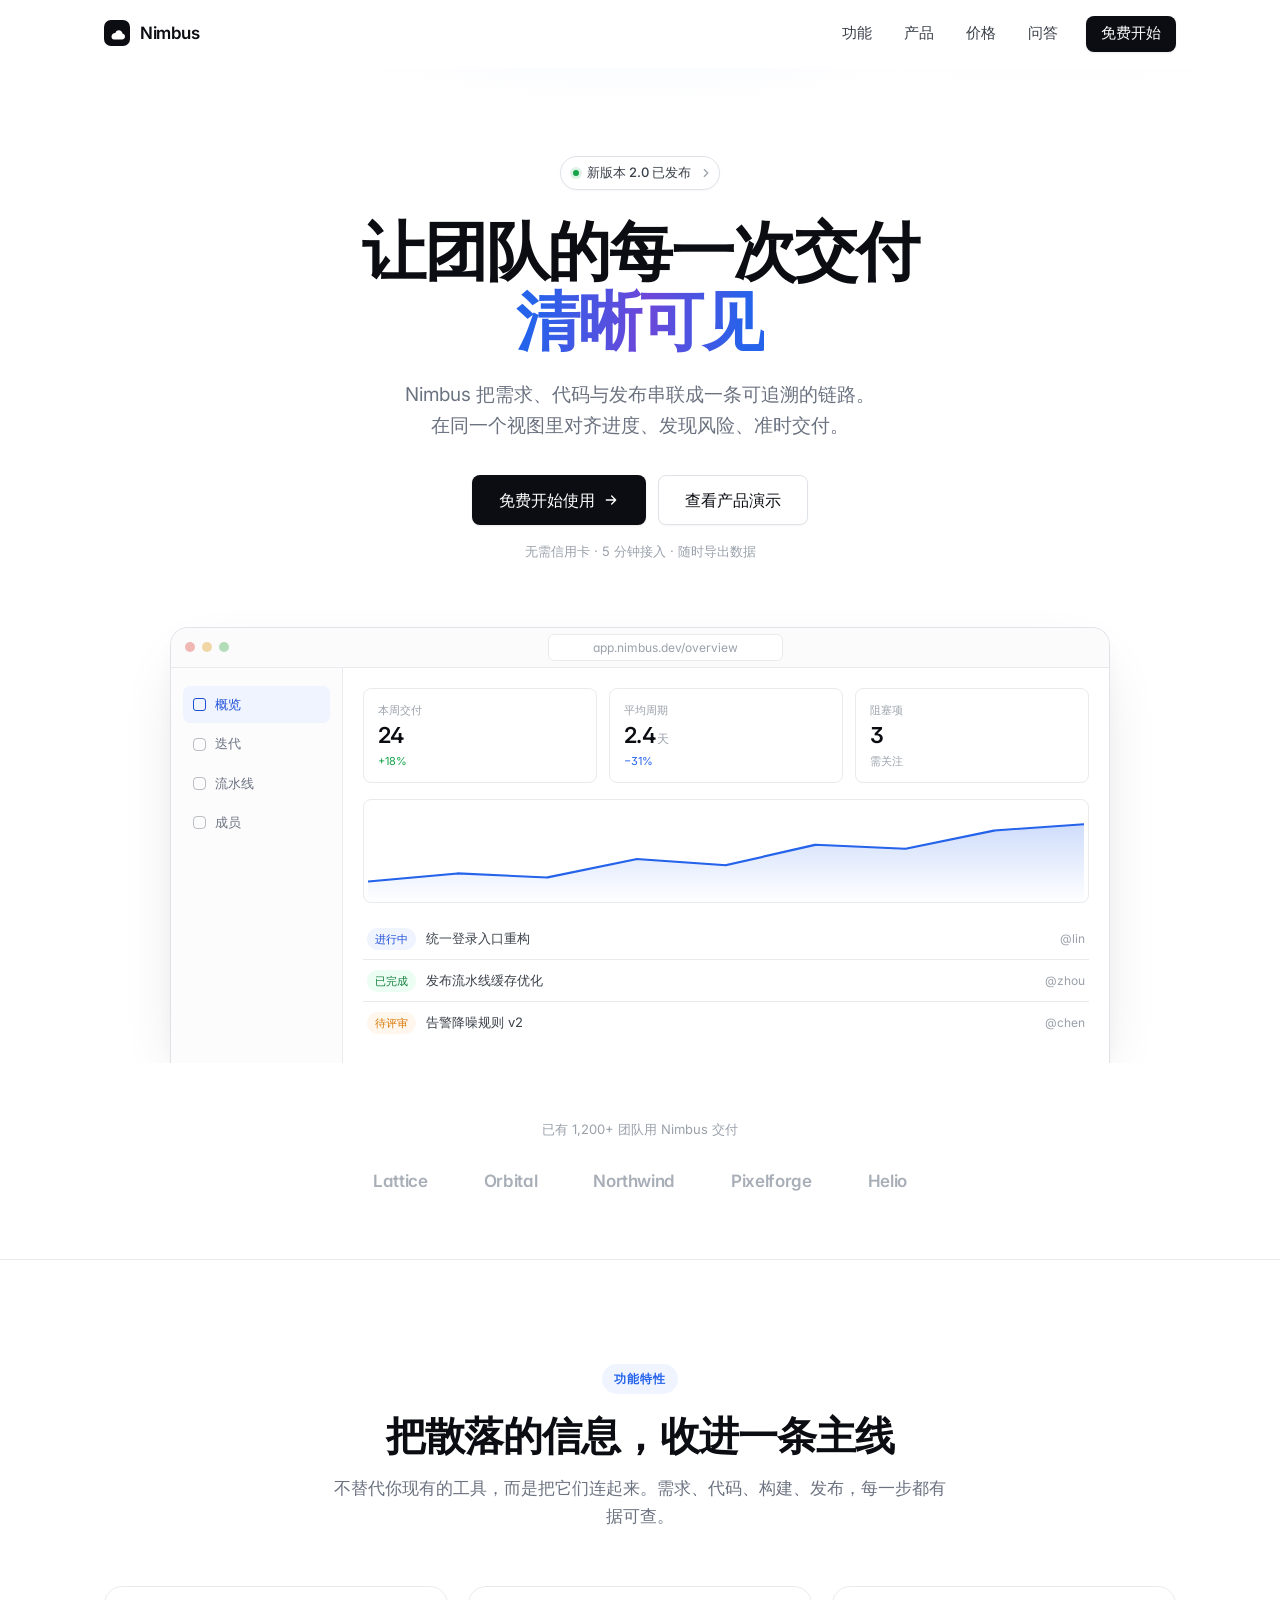
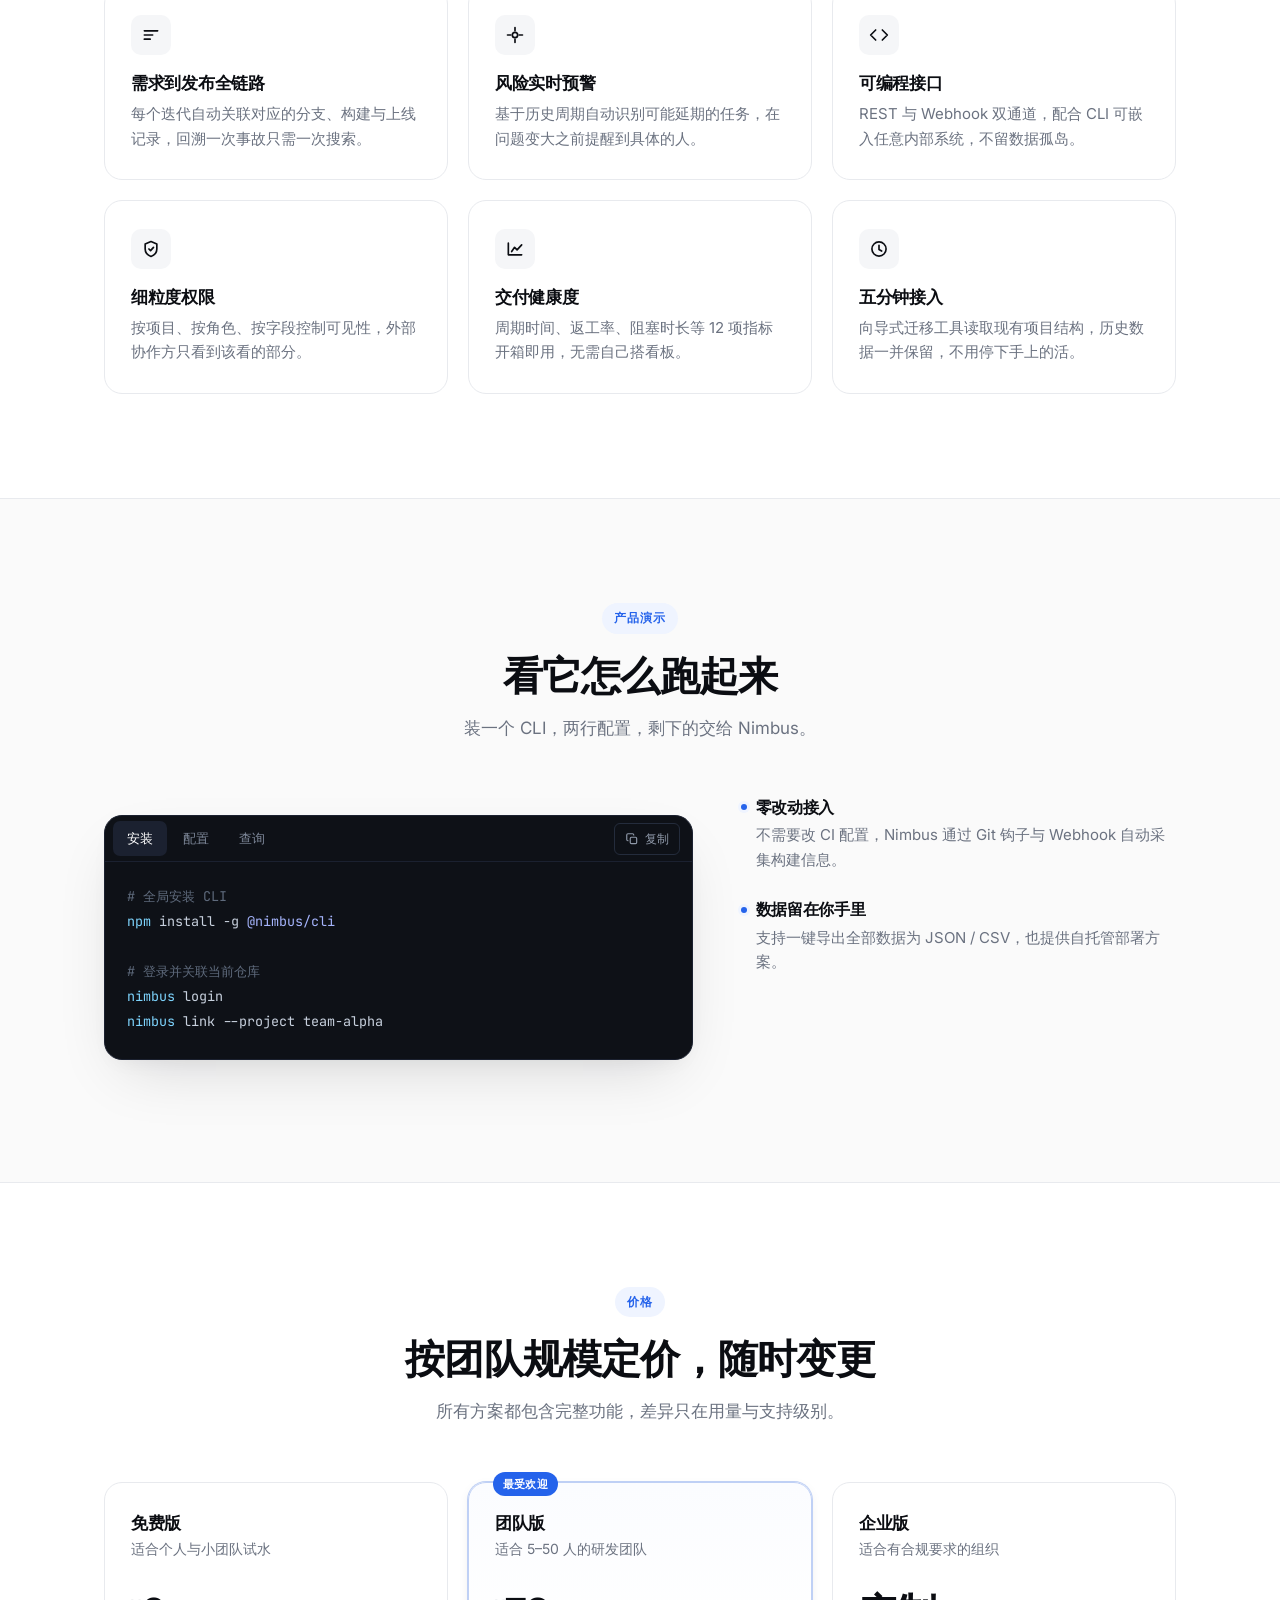
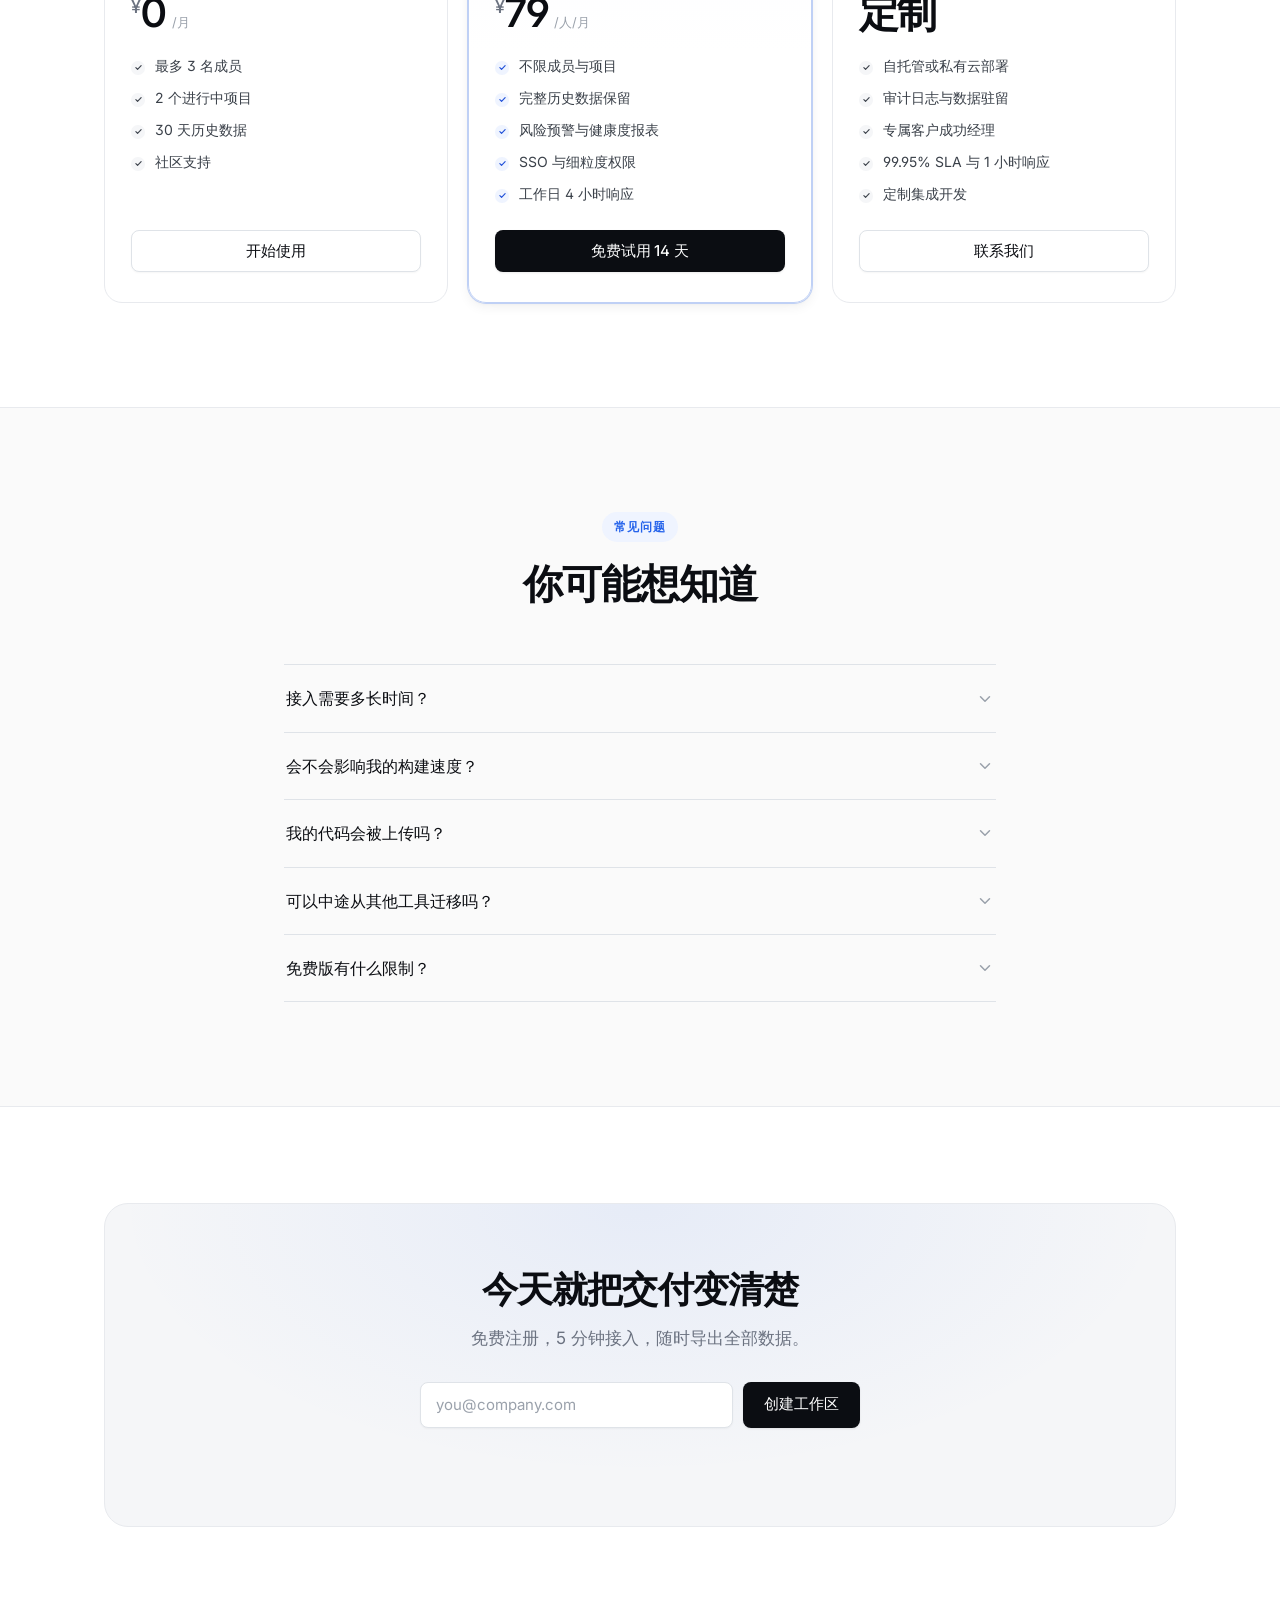
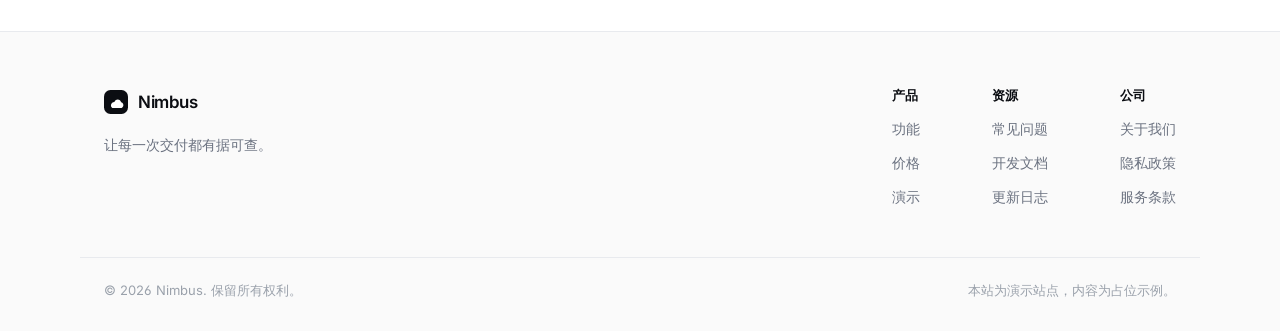
<file: index.html>
<!DOCTYPE html>
<html lang="zh-CN">
<head>
  <meta charset="UTF-8" />
  <meta name="viewport" content="width=device-width, initial-scale=1.0" />
  <title>Nimbus — 让团队的每一次交付都清晰可见</title>
  <meta name="description" content="Nimbus 把需求、代码与发布串联成一条可追溯的链路，让团队在同一个视图里对齐进度、发现风险、准时交付。" />
  <meta name="theme-color" content="#ffffff" />

  <!-- Open Graph -->
  <meta property="og:type" content="website" />
  <meta property="og:title" content="Nimbus — 让团队的每一次交付都清晰可见" />
  <meta property="og:description" content="把需求、代码与发布串联成一条可追溯的链路，让团队在同一个视图里对齐进度、发现风险、准时交付。" />
  <meta property="og:image" content="assets/og-cover.svg" />

  <link rel="icon" href="assets/favicon.svg" type="image/svg+xml" />
  <link rel="preconnect" href="https://fonts.googleapis.com" />
  <link rel="preconnect" href="https://fonts.gstatic.com" crossorigin />
  <link href="https://fonts.googleapis.com/css2?family=Inter:wght@400;500;600;700&family=JetBrains+Mono:wght@400;500&display=swap" rel="stylesheet" />
  <link rel="stylesheet" href="css/style.css" />
</head>
<body>
  <a class="skip-link" href="#main">跳到主要内容</a>

  <!-- ============ 导航 ============ -->
  <header class="nav" id="nav">
    <div class="container nav__inner">
      <a class="brand" href="#" aria-label="Nimbus 首页">
        <svg class="brand__mark" width="26" height="26" viewBox="0 0 26 26" aria-hidden="true">
          <rect width="26" height="26" rx="7" fill="currentColor" />
          <path d="M7.5 16.8c0-2.1 1.7-3.8 3.8-3.8.4-1.6 1.8-2.8 3.5-2.8 1.9 0 3.5 1.4 3.7 3.2 1.4.3 2.5 1.6 2.5 3.1 0 1.7-1.4 3.1-3.1 3.1H10c-1.4 0-2.5-1.2-2.5-2.8Z" fill="#fff" />
        </svg>
        <span class="brand__name">Nimbus</span>
      </a>

      <nav class="nav__links" id="navLinks" aria-label="主导航">
        <a href="#features">功能</a>
        <a href="#product">产品</a>
        <a href="#pricing">价格</a>
        <a href="#faq">问答</a>
        <a class="btn btn--sm btn--primary nav__cta" href="#cta">免费开始</a>
      </nav>

      <button class="nav__toggle" id="navToggle" aria-label="打开菜单" aria-expanded="false" aria-controls="navLinks">
        <span></span><span></span><span></span>
      </button>
    </div>
  </header>

  <main id="main">
    <!-- ============ Hero ============ -->
    <section class="hero">
      <div class="hero__glow" aria-hidden="true"></div>
      <div class="container hero__inner">
        <a class="pill" href="#features">
          <span class="pill__dot"></span>
          新版本 2.0 已发布
          <svg width="14" height="14" viewBox="0 0 24 24" fill="none" aria-hidden="true"><path d="M9 6l6 6-6 6" stroke="currentColor" stroke-width="2" stroke-linecap="round" stroke-linejoin="round"/></svg>
        </a>

        <h1 class="hero__title">
          让团队的每一次交付<br />
          <span class="hero__title-accent">清晰可见</span>
        </h1>

        <p class="hero__sub">
          Nimbus 把需求、代码与发布串联成一条可追溯的链路。<br class="br-desktop" />
          在同一个视图里对齐进度、发现风险、准时交付。
        </p>

        <div class="hero__actions">
          <a class="btn btn--primary btn--lg" href="#cta">
            免费开始使用
            <svg width="16" height="16" viewBox="0 0 24 24" fill="none" aria-hidden="true"><path d="M5 12h14M13 6l6 6-6 6" stroke="currentColor" stroke-width="2" stroke-linecap="round" stroke-linejoin="round"/></svg>
          </a>
          <a class="btn btn--ghost btn--lg" href="#product">查看产品演示</a>
        </div>

        <p class="hero__note">无需信用卡 · 5 分钟接入 · 随时导出数据</p>

        <!-- 产品预览：用纯 CSS/SVG 画的界面，不依赖图片资源 -->
        <div class="hero__preview reveal">
          <div class="window">
            <div class="window__bar">
              <span class="dot dot--r"></span><span class="dot dot--y"></span><span class="dot dot--g"></span>
              <div class="window__addr">app.nimbus.dev/overview</div>
            </div>
            <div class="window__body">
              <aside class="mini-side">
                <div class="mini-side__item is-active"><i></i>概览</div>
                <div class="mini-side__item"><i></i>迭代</div>
                <div class="mini-side__item"><i></i>流水线</div>
                <div class="mini-side__item"><i></i>成员</div>
              </aside>
              <div class="mini-main">
                <div class="mini-stats">
                  <div class="mini-stat"><span>本周交付</span><strong>24</strong><em class="up">+18%</em></div>
                  <div class="mini-stat"><span>平均周期</span><strong>2.4<small>天</small></strong><em class="down">−31%</em></div>
                  <div class="mini-stat"><span>阻塞项</span><strong>3</strong><em>需关注</em></div>
                </div>
                <div class="mini-chart" aria-hidden="true">
                  <svg viewBox="0 0 320 90" preserveAspectRatio="none">
                    <defs>
                      <linearGradient id="areaFill" x1="0" y1="0" x2="0" y2="1">
                        <stop offset="0%" stop-color="#2563eb" stop-opacity=".22" />
                        <stop offset="100%" stop-color="#2563eb" stop-opacity="0" />
                      </linearGradient>
                    </defs>
                    <path d="M0 70 L40 62 L80 66 L120 48 L160 54 L200 34 L240 38 L280 20 L320 14 L320 90 L0 90 Z" fill="url(#areaFill)" />
                    <path d="M0 70 L40 62 L80 66 L120 48 L160 54 L200 34 L240 38 L280 20 L320 14" fill="none" stroke="#2563eb" stroke-width="2" stroke-linecap="round" stroke-linejoin="round" />
                  </svg>
                </div>
                <div class="mini-rows">
                  <div class="mini-row"><span class="tag tag--blue">进行中</span><span class="mini-row__t">统一登录入口重构</span><span class="mini-row__m">@lin</span></div>
                  <div class="mini-row"><span class="tag tag--green">已完成</span><span class="mini-row__t">发布流水线缓存优化</span><span class="mini-row__m">@zhou</span></div>
                  <div class="mini-row"><span class="tag tag--amber">待评审</span><span class="mini-row__t">告警降噪规则 v2</span><span class="mini-row__m">@chen</span></div>
                </div>
              </div>
            </div>
          </div>
        </div>
      </div>
    </section>

    <!-- ============ 信任/客户条 ============ -->
    <section class="logos" aria-label="客户">
      <div class="container">
        <p class="logos__label">已有 1,200+ 团队用 Nimbus 交付</p>
        <div class="logos__row">
          <span>Lattice</span><span>Orbital</span><span>Northwind</span><span>Pixelforge</span><span>Helio</span>
        </div>
      </div>
    </section>

    <!-- ============ 特性 ============ -->
    <section class="section" id="features">
      <div class="container">
        <div class="section__head">
          <span class="eyebrow">功能特性</span>
          <h2>把散落的信息，收进一条主线</h2>
          <p>不替代你现有的工具，而是把它们连起来。需求、代码、构建、发布，每一步都有据可查。</p>
        </div>

        <div class="grid grid--3">
          <article class="card reveal">
            <div class="card__icon">
              <svg viewBox="0 0 24 24" fill="none" aria-hidden="true"><path d="M4 7h16M4 12h10M4 17h7" stroke="currentColor" stroke-width="2" stroke-linecap="round"/></svg>
            </div>
            <h3>需求到发布全链路</h3>
            <p>每个迭代自动关联对应的分支、构建与上线记录，回溯一次事故只需一次搜索。</p>
          </article>

          <article class="card reveal" data-delay="1">
            <div class="card__icon">
              <svg viewBox="0 0 24 24" fill="none" aria-hidden="true"><path d="M12 3v4M12 17v4M3 12h4M17 12h4" stroke="currentColor" stroke-width="2" stroke-linecap="round"/><circle cx="12" cy="12" r="3.2" stroke="currentColor" stroke-width="2"/></svg>
            </div>
            <h3>风险实时预警</h3>
            <p>基于历史周期自动识别可能延期的任务，在问题变大之前提醒到具体的人。</p>
          </article>

          <article class="card reveal" data-delay="2">
            <div class="card__icon">
              <svg viewBox="0 0 24 24" fill="none" aria-hidden="true"><path d="M16 18l6-6-6-6M8 6l-6 6 6 6" stroke="currentColor" stroke-width="2" stroke-linecap="round" stroke-linejoin="round"/></svg>
            </div>
            <h3>可编程接口</h3>
            <p>REST 与 Webhook 双通道，配合 CLI 可嵌入任意内部系统，不留数据孤岛。</p>
          </article>

          <article class="card reveal">
            <div class="card__icon">
              <svg viewBox="0 0 24 24" fill="none" aria-hidden="true"><path d="M12 3l7 3v6c0 4-3 7.5-7 9-4-1.5-7-5-7-9V6l7-3z" stroke="currentColor" stroke-width="2" stroke-linejoin="round"/><path d="M9.5 12l2 2 3.5-4" stroke="currentColor" stroke-width="2" stroke-linecap="round" stroke-linejoin="round"/></svg>
            </div>
            <h3>细粒度权限</h3>
            <p>按项目、按角色、按字段控制可见性，外部协作方只看到该看的部分。</p>
          </article>

          <article class="card reveal" data-delay="1">
            <div class="card__icon">
              <svg viewBox="0 0 24 24" fill="none" aria-hidden="true"><path d="M4 19V5M4 19h16" stroke="currentColor" stroke-width="2" stroke-linecap="round"/><path d="M8 15l3.5-5 3 3L20 7" stroke="currentColor" stroke-width="2" stroke-linecap="round" stroke-linejoin="round"/></svg>
            </div>
            <h3>交付健康度</h3>
            <p>周期时间、返工率、阻塞时长等 12 项指标开箱即用，无需自己搭看板。</p>
          </article>

          <article class="card reveal" data-delay="2">
            <div class="card__icon">
              <svg viewBox="0 0 24 24" fill="none" aria-hidden="true"><circle cx="12" cy="12" r="8.5" stroke="currentColor" stroke-width="2"/><path d="M12 7.5v5l3.2 1.9" stroke="currentColor" stroke-width="2" stroke-linecap="round" stroke-linejoin="round"/></svg>
            </div>
            <h3>五分钟接入</h3>
            <p>向导式迁移工具读取现有项目结构，历史数据一并保留，不用停下手上的活。</p>
          </article>
        </div>
      </div>
    </section>

    <!-- ============ 产品展示 ============ -->
    <section class="section section--tint" id="product">
      <div class="container">
        <div class="section__head">
          <span class="eyebrow">产品演示</span>
          <h2>看它怎么跑起来</h2>
          <p>装一个 CLI，两行配置，剩下的交给 Nimbus。</p>
        </div>

        <div class="showcase">
          <div class="code-panel reveal">
            <div class="code-panel__bar">
              <div class="tabs" role="tablist" aria-label="示例代码">
                <button class="tab is-active" role="tab" aria-selected="true" data-tab="install">安装</button>
                <button class="tab" role="tab" aria-selected="false" data-tab="config">配置</button>
                <button class="tab" role="tab" aria-selected="false" data-tab="query">查询</button>
              </div>
              <button class="copy-btn" id="copyBtn" aria-label="复制代码">
                <svg width="14" height="14" viewBox="0 0 24 24" fill="none" aria-hidden="true"><rect x="9" y="9" width="11" height="11" rx="2" stroke="currentColor" stroke-width="2"/><path d="M6 15H5a2 2 0 0 1-2-2V5a2 2 0 0 1 2-2h8a2 2 0 0 1 2 2v1" stroke="currentColor" stroke-width="2"/></svg>
                <span>复制</span>
              </button>
            </div>
            <pre class="code"><code id="codeBlock"><span class="c-cm"># 全局安装 CLI</span>
<span class="c-fn">npm</span> install -g <span class="c-st">@nimbus/cli</span>

<span class="c-cm"># 登录并关联当前仓库</span>
<span class="c-fn">nimbus</span> login
<span class="c-fn">nimbus</span> link --project team-alpha</code></pre>
          </div>

          <div class="showcase__points">
            <div class="point reveal">
              <h3>零改动接入</h3>
              <p>不需要改 CI 配置，Nimbus 通过 Git 钩子与 Webhook 自动采集构建信息。</p>
            </div>
            <div class="point reveal" data-delay="1">
              <h3>数据留在你手里</h3>
              <p>支持一键导出全部数据为 JSON / CSV，也提供自托管部署方案。</p>
            </div>
            <div class="point reveal" data-delay="2">
              <h3>和现有工具共存</h3>
              <p>已打通 GitHub、GitLab、Jira、Slack、飞书，双向同步不产生重复录入。</p>
            </div>
          </div>
        </div>
      </div>
    </section>

    <!-- ============ 价格 ============ -->
    <section class="section" id="pricing">
      <div class="container">
        <div class="section__head">
          <span class="eyebrow">价格</span>
          <h2>按团队规模定价，随时变更</h2>
          <p>所有方案都包含完整功能，差异只在用量与支持级别。</p>
        </div>

        <div class="grid grid--3 pricing">
          <article class="price reveal">
            <h3>免费版</h3>
            <p class="price__desc">适合个人与小团队试水</p>
            <div class="price__num"><span>¥</span>0<small>/月</small></div>
            <ul class="price__list">
              <li>最多 3 名成员</li>
              <li>2 个进行中项目</li>
              <li>30 天历史数据</li>
              <li>社区支持</li>
            </ul>
            <a class="btn btn--ghost btn--block" href="#cta">开始使用</a>
          </article>

          <article class="price price--featured reveal" data-delay="1">
            <span class="price__badge">最受欢迎</span>
            <h3>团队版</h3>
            <p class="price__desc">适合 5–50 人的研发团队</p>
            <div class="price__num"><span>¥</span>79<small>/人/月</small></div>
            <ul class="price__list">
              <li>不限成员与项目</li>
              <li>完整历史数据保留</li>
              <li>风险预警与健康度报表</li>
              <li>SSO 与细粒度权限</li>
              <li>工作日 4 小时响应</li>
            </ul>
            <a class="btn btn--primary btn--block" href="#cta">免费试用 14 天</a>
          </article>

          <article class="price reveal" data-delay="2">
            <h3>企业版</h3>
            <p class="price__desc">适合有合规要求的组织</p>
            <div class="price__num">定制</div>
            <ul class="price__list">
              <li>自托管或私有云部署</li>
              <li>审计日志与数据驻留</li>
              <li>专属客户成功经理</li>
              <li>99.95% SLA 与 1 小时响应</li>
              <li>定制集成开发</li>
            </ul>
            <a class="btn btn--ghost btn--block" href="#cta">联系我们</a>
          </article>
        </div>
      </div>
    </section>

    <!-- ============ FAQ ============ -->
    <section class="section section--tint" id="faq">
      <div class="container container--narrow">
        <div class="section__head">
          <span class="eyebrow">常见问题</span>
          <h2>你可能想知道</h2>
        </div>

        <div class="faq">
          <details class="faq__item">
            <summary>接入需要多长时间？<svg viewBox="0 0 24 24" fill="none" aria-hidden="true"><path d="M6 9l6 6 6-6" stroke="currentColor" stroke-width="2" stroke-linecap="round" stroke-linejoin="round"/></svg></summary>
            <div class="faq__body"><p>绝大多数团队在 5 分钟内完成。安装 CLI 后执行 <code>nimbus link</code>，工具会读取现有的仓库与项目结构并自动建立关联，无需手工录入。</p></div>
          </details>

          <details class="faq__item">
            <summary>会不会影响我的构建速度？<svg viewBox="0 0 24 24" fill="none" aria-hidden="true"><path d="M6 9l6 6 6-6" stroke="currentColor" stroke-width="2" stroke-linecap="round" stroke-linejoin="round"/></svg></summary>
            <div class="faq__body"><p>不会。信息采集走异步通道，不阻塞 CI 主流程；实测对单次构建的额外耗时低于 200ms。</p></div>
          </details>

          <details class="faq__item">
            <summary>我的代码会被上传吗？<svg viewBox="0 0 24 24" fill="none" aria-hidden="true"><path d="M6 9l6 6 6-6" stroke="currentColor" stroke-width="2" stroke-linecap="round" stroke-linejoin="round"/></svg></summary>
            <div class="faq__body"><p>不会。Nimbus 只读取提交元数据（提交哈希、分支、作者、时间与变更文件列表），不读取文件内容，也不需要仓库写权限。</p></div>
          </details>

          <details class="faq__item">
            <summary>可以中途从其他工具迁移吗？<svg viewBox="0 0 24 24" fill="none" aria-hidden="true"><path d="M6 9l6 6 6-6" stroke="currentColor" stroke-width="2" stroke-linecap="round" stroke-linejoin="round"/></svg></summary>
            <div class="faq__body"><p>可以。迁移工具支持从 Jira、Trello 与 Linear 导入，历史任务、状态与评论都会保留，导入过程可随时中断与恢复。</p></div>
          </details>

          <details class="faq__item">
            <summary>免费版有什么限制？<svg viewBox="0 0 24 24" fill="none" aria-hidden="true"><path d="M6 9l6 6 6-6" stroke="currentColor" stroke-width="2" stroke-linecap="round" stroke-linejoin="round"/></svg></summary>
            <div class="faq__body"><p>免费版不限时间，上限为 3 名成员、2 个进行中项目与 30 天历史数据。超出后可以随时升级，降级时数据不会被删除。</p></div>
          </details>
        </div>
      </div>
    </section>

    <!-- ============ 最终 CTA ============ -->
    <section class="cta" id="cta">
      <div class="container">
        <div class="cta__box reveal">
          <h2>今天就把交付变清楚</h2>
          <p>免费注册，5 分钟接入，随时导出全部数据。</p>
          <form class="cta__form" id="ctaForm" novalidate>
            <label class="sr-only" for="email">工作邮箱</label>
            <input type="email" id="email" name="email" placeholder="you@company.com" autocomplete="email" required />
            <button class="btn btn--primary" type="submit">创建工作区</button>
          </form>
          <p class="cta__msg" id="ctaMsg" role="status" aria-live="polite"></p>
        </div>
      </div>
    </section>
  </main>

  <!-- ============ 页脚 ============ -->
  <footer class="footer">
    <div class="container footer__inner">
      <div class="footer__brand">
        <a class="brand" href="#" aria-label="Nimbus 首页">
          <svg class="brand__mark" width="24" height="24" viewBox="0 0 26 26" aria-hidden="true">
            <rect width="26" height="26" rx="7" fill="currentColor" />
            <path d="M7.5 16.8c0-2.1 1.7-3.8 3.8-3.8.4-1.6 1.8-2.8 3.5-2.8 1.9 0 3.5 1.4 3.7 3.2 1.4.3 2.5 1.6 2.5 3.1 0 1.7-1.4 3.1-3.1 3.1H10c-1.4 0-2.5-1.2-2.5-2.8Z" fill="#fff" />
          </svg>
          <span class="brand__name">Nimbus</span>
        </a>
        <p>让每一次交付都有据可查。</p>
      </div>
      <div class="footer__cols">
        <div><h4>产品</h4><a href="#features">功能</a><a href="#pricing">价格</a><a href="#product">演示</a></div>
        <div><h4>资源</h4><a href="#faq">常见问题</a><a href="#">开发文档</a><a href="#">更新日志</a></div>
        <div><h4>公司</h4><a href="#">关于我们</a><a href="#">隐私政策</a><a href="#">服务条款</a></div>
      </div>
    </div>
    <div class="container footer__bottom">
      <p>© <span id="year"></span> Nimbus. 保留所有权利。</p>
      <p class="footer__made">本站为演示站点，内容为占位示例。</p>
    </div>
  </footer>

  <script src="js/main.js" defer></script>
</body>
</html>
</file>
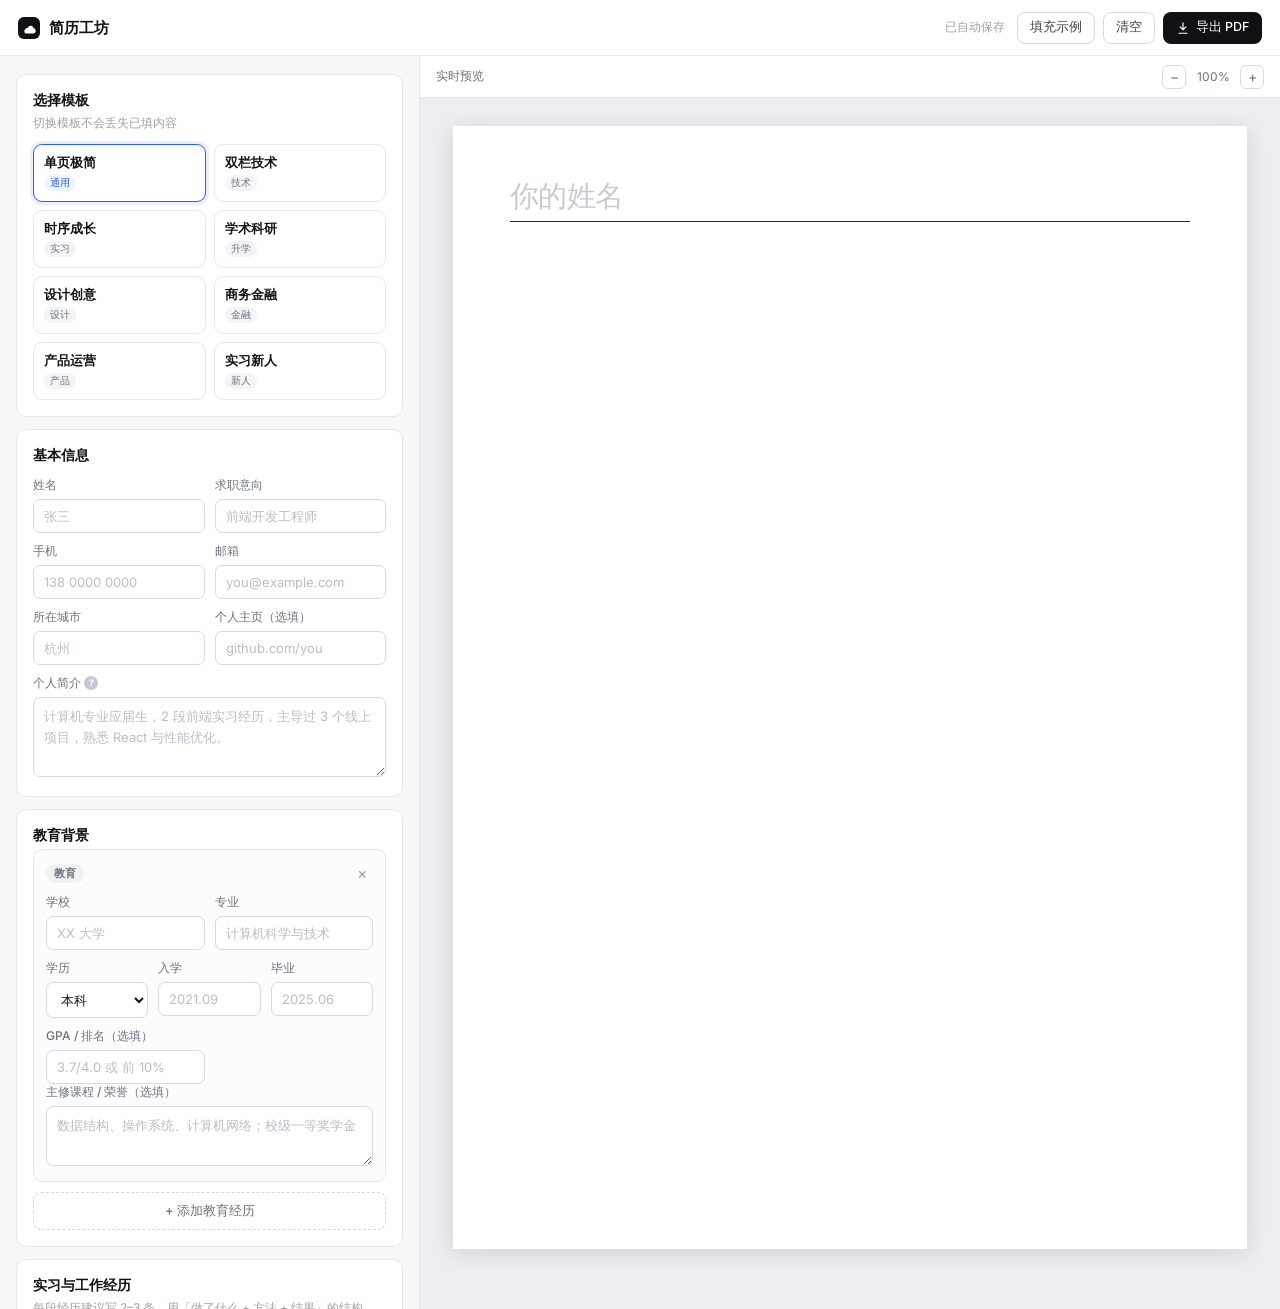
<file: resume/index.html>
<!DOCTYPE html>
<html lang="zh-CN">
<head>
  <meta charset="UTF-8" />
  <meta name="viewport" content="width=device-width, initial-scale=1.0" />
  <title>简历工坊 — 在校生求职简历工具</title>
  <meta name="description" content="8 套校招简历模板，实时预览，一页 A4 排版，无水印导出 PDF，数据存在本地不上传。" />
  <link rel="icon" href="../assets/favicon.svg" type="image/svg+xml" />
  <link rel="preconnect" href="https://fonts.googleapis.com" />
  <link rel="preconnect" href="https://fonts.gstatic.com" crossorigin />
  <link href="https://fonts.googleapis.com/css2?family=Inter:wght@400;500;600;700&family=Noto+Serif+SC:wght@400;600;700&display=swap" rel="stylesheet" />
  <link rel="stylesheet" href="css/app.css" />
  <link rel="stylesheet" href="css/templates.css" />
</head>
<body>

<!-- ============ 顶栏 ============ -->
<header class="topbar">
  <a class="topbar__brand" href="../index.html" title="返回首页">
    <svg width="22" height="22" viewBox="0 0 26 26" aria-hidden="true">
      <rect width="26" height="26" rx="7" fill="currentColor" />
      <path d="M7.5 16.8c0-2.1 1.7-3.8 3.8-3.8.4-1.6 1.8-2.8 3.5-2.8 1.9 0 3.5 1.4 3.7 3.2 1.4.3 2.5 1.6 2.5 3.1 0 1.7-1.4 3.1-3.1 3.1H10c-1.4 0-2.5-1.2-2.5-2.8Z" fill="#fff" />
    </svg>
    <span>简历工坊</span>
  </a>

  <div class="topbar__actions">
    <span class="save-state" id="saveState" aria-live="polite">已自动保存</span>
    <button class="btn btn--ghost btn--sm" id="btnSample" type="button">填充示例</button>
    <button class="btn btn--ghost btn--sm" id="btnReset" type="button">清空</button>
    <button class="btn btn--primary btn--sm" id="btnExport" type="button">
      <svg width="14" height="14" viewBox="0 0 24 24" fill="none" aria-hidden="true"><path d="M12 3v12M7 10l5 5 5-5M5 21h14" stroke="currentColor" stroke-width="2" stroke-linecap="round" stroke-linejoin="round"/></svg>
      导出 PDF
    </button>
  </div>
</header>

<!-- ============ 主体 ============ -->
<div class="workspace">

  <!-- 左：编辑区 -->
  <div class="editor" id="editor">

    <!-- 模板选择 -->
    <section class="panel">
      <h2 class="panel__title">选择模板</h2>
      <p class="panel__hint">切换模板不会丢失已填内容</p>
      <div class="tpl-grid" id="tplGrid"></div>
    </section>

    <!-- 基本信息 -->
    <section class="panel">
      <h2 class="panel__title">基本信息</h2>
      <div class="field-row">
        <label class="field"><span>姓名</span><input type="text" data-bind="profile.name" placeholder="张三" /></label>
        <label class="field"><span>求职意向</span><input type="text" data-bind="profile.title" placeholder="前端开发工程师" /></label>
      </div>
      <div class="field-row">
        <label class="field"><span>手机</span><input type="tel" data-bind="profile.phone" placeholder="138 0000 0000" /></label>
        <label class="field"><span>邮箱</span><input type="email" data-bind="profile.email" placeholder="you@example.com" /></label>
      </div>
      <div class="field-row">
        <label class="field"><span>所在城市</span><input type="text" data-bind="profile.city" placeholder="杭州" /></label>
        <label class="field"><span>个人主页（选填）</span><input type="text" data-bind="profile.link" placeholder="github.com/you" /></label>
      </div>
      <label class="field">
        <span>个人简介 <em class="tip" data-tip="一句话说明你是谁、会什么、想做什么。建议 30–60 字，避免「性格开朗」这类空话。">?</em></span>
        <textarea rows="3" data-bind="profile.summary" placeholder="计算机专业应届生，2 段前端实习经历，主导过 3 个线上项目，熟悉 React 与性能优化。"></textarea>
      </label>
    </section>

    <!-- 教育背景 -->
    <section class="panel">
      <h2 class="panel__title">教育背景</h2>
      <div id="eduList" class="list"></div>
      <button class="btn btn--dashed" type="button" data-add="education">+ 添加教育经历</button>
    </section>

    <!-- 实习经历 -->
    <section class="panel">
      <h2 class="panel__title">实习与工作经历</h2>
      <p class="panel__hint">每段经历建议写 2–3 条，用「做了什么 + 方法 + 结果」的结构</p>
      <div id="expList" class="list"></div>
      <button class="btn btn--dashed" type="button" data-add="experience">+ 添加实习经历</button>
    </section>

    <!-- 项目经历 -->
    <section class="panel">
      <h2 class="panel__title">项目经历</h2>
      <div id="projList" class="list"></div>
      <button class="btn btn--dashed" type="button" data-add="projects">+ 添加项目</button>
    </section>

    <!-- 技能 -->
    <section class="panel">
      <h2 class="panel__title">技能与证书</h2>
      <label class="field">
        <span>专业技能 <em class="tip" data-tip="用逗号分隔，如：React、TypeScript、Node.js。工具会渲染成标签形式。">?</em></span>
        <textarea rows="2" data-bind="skills.tech" placeholder="React、TypeScript、Node.js、Git"></textarea>
      </label>
      <label class="field">
        <span>通用能力（选填）</span>
        <textarea rows="2" data-bind="skills.soft" placeholder="技术文档写作、跨团队沟通"></textarea>
      </label>
      <label class="field">
        <span>证书荣誉（选填）</span>
        <textarea rows="2" data-bind="skills.certs" placeholder="CET-6 580、校级一等奖学金"></textarea>
      </label>
    </section>

  </div>

  <!-- 右：预览区 -->
  <div class="preview" id="preview">
    <div class="preview__bar">
      <span class="preview__label">实时预览</span>
      <div class="preview__ctrl">
        <button class="mini-btn" id="btnZoomOut" type="button" title="缩小">−</button>
        <span id="zoomLabel">100%</span>
        <button class="mini-btn" id="btnZoomIn" type="button" title="放大">+</button>
      </div>
    </div>
    <div class="preview__scroll" id="previewScroll">
      <div class="paper-wrap" id="paperWrap">
        <div id="resumeRoot"></div>
      </div>
    </div>
  </div>

</div>

<!-- 模板/条目模板：由 JS 克隆使用 -->
<template id="tplEdu">
  <div class="item" data-kind="education">
    <div class="item__head">
      <span class="item__badge">教育</span>
      <button class="item__del" type="button" data-del aria-label="删除">×</button>
    </div>
    <div class="field-row">
      <label class="field"><span>学校</span><input type="text" data-f="school" placeholder="XX 大学" /></label>
      <label class="field"><span>专业</span><input type="text" data-f="major" placeholder="计算机科学与技术" /></label>
    </div>
    <div class="field-row field-row--3">
      <label class="field"><span>学历</span>
        <select data-f="degree"><option>本科</option><option>硕士</option><option>博士</option><option>专科</option></select>
      </label>
      <label class="field"><span>入学</span><input type="text" data-f="start" placeholder="2021.09" /></label>
      <label class="field"><span>毕业</span><input type="text" data-f="end" placeholder="2025.06" /></label>
    </div>
    <div class="field-row">
      <label class="field"><span>GPA / 排名（选填）</span><input type="text" data-f="gpa" placeholder="3.7/4.0 或 前 10%" /></label>
    </div>
    <label class="field"><span>主修课程 / 荣誉（选填）</span><textarea rows="2" data-f="detail" placeholder="数据结构、操作系统、计算机网络；校级一等奖学金"></textarea></label>
  </div>
</template>

<template id="tplExp">
  <div class="item" data-kind="experience">
    <div class="item__head">
      <span class="item__badge">实习</span>
      <div class="item__head-right">
        <label class="switch" title="在简历中显示这段"><input type="checkbox" data-f="visible" checked /><span></span></label>
        <button class="item__del" type="button" data-del aria-label="删除">×</button>
      </div>
    </div>
    <div class="field-row">
      <label class="field"><span>公司</span><input type="text" data-f="company" placeholder="XX 科技有限公司" /></label>
      <label class="field"><span>职位</span><input type="text" data-f="role" placeholder="前端开发实习生" /></label>
    </div>
    <div class="field-row">
      <label class="field"><span>开始</span><input type="text" data-f="start" placeholder="2024.03" /></label>
      <label class="field"><span>结束</span><input type="text" data-f="end" placeholder="2024.09" /></label>
    </div>
    <label class="field">
      <span>工作内容 <em class="tip" data-tip="每行一条。推荐结构：动词开头 + 做了什么 + 带来什么结果（尽量带数字）。">?</em></span>
      <textarea rows="4" data-f="desc" placeholder="主导商品列表页性能优化，首屏加载从 3.2s 降至 1.1s&#10;搭建组件库，复用 20+ 组件，新页面开发效率提升 40%"></textarea>
    </label>
    <div class="item__hint" data-hint></div>
  </div>
</template>

<template id="tplProj">
  <div class="item" data-kind="projects">
    <div class="item__head">
      <span class="item__badge">项目</span>
      <div class="item__head-right">
        <label class="switch" title="在简历中显示这个项目"><input type="checkbox" data-f="visible" checked /><span></span></label>
        <button class="item__del" type="button" data-del aria-label="删除">×</button>
      </div>
    </div>
    <div class="field-row">
      <label class="field"><span>项目名称</span><input type="text" data-f="name" placeholder="校园二手交易平台" /></label>
      <label class="field"><span>你的角色</span><input type="text" data-f="role" placeholder="前端负责人" /></label>
    </div>
    <div class="field-row">
      <label class="field"><span>开始</span><input type="text" data-f="start" placeholder="2024.09" /></label>
      <label class="field"><span>结束</span><input type="text" data-f="end" placeholder="2024.12" /></label>
    </div>
    <label class="field">
      <span>项目描述 <em class="tip" data-tip="每行一条。写清楚：解决什么问题、你用什么技术、最终效果如何。">?</em></span>
      <textarea rows="4" data-f="desc" placeholder="面向校内 5000+ 学生的二手交易小程序&#10;独立完成前端架构，使用 Taro + TypeScript 实现多端复用&#10;上线 3 个月累计成交 1200 单"></textarea>
    </label>
    <div class="item__hint" data-hint></div>
  </div>
</template>

<!-- 打印专用容器：导出 PDF 时只打印这里 -->
<div id="printArea" aria-hidden="true"></div>

<script src="js/data.js"></script>
<script src="js/render.js"></script>
<script src="js/editor.js"></script>
</body>
</html>
</file>
<file: css/style.css>
/* ==========================================================================
   Nimbus — Landing Page Styles
   设计语言：简约现代 / 浅色 / 大留白 / 细边框 / 微阴影
   ========================================================================== */

/* ---------- 设计令牌 ---------- */
:root {
  /* 颜色 */
  --c-bg: #ffffff;
  --c-bg-tint: #fafafa;
  --c-bg-sub: #f5f6f8;
  --c-ink: #0b0d12;
  --c-ink-2: #3a4049;
  --c-ink-3: #6b7280;
  --c-ink-4: #9aa1ab;
  --c-line: #e8eaee;
  --c-line-2: #dfe3e8;
  --c-accent: #2563eb;
  --c-accent-ink: #1d4ed8;
  --c-accent-soft: #eff4ff;
  --c-green: #16a34a;
  --c-green-soft: #ecfdf3;
  --c-amber: #d97706;
  --c-amber-soft: #fff7ed;

  /* 字体 */
  --f-sans: "Inter", -apple-system, BlinkMacSystemFont, "Segoe UI", "PingFang SC",
    "Hiragino Sans GB", "Microsoft YaHei", "Helvetica Neue", Arial, sans-serif;
  --f-mono: "JetBrains Mono", ui-monospace, SFMono-Regular, Menlo, Consolas, monospace;

  /* 尺度 */
  --radius-sm: 8px;
  --radius: 12px;
  --radius-lg: 18px;
  --radius-xl: 24px;
  --shadow-xs: 0 1px 2px rgba(11, 13, 18, .04);
  --shadow-sm: 0 1px 3px rgba(11, 13, 18, .05), 0 1px 2px rgba(11, 13, 18, .04);
  --shadow-md: 0 4px 12px rgba(11, 13, 18, .06), 0 1px 3px rgba(11, 13, 18, .04);
  --shadow-lg: 0 24px 60px -20px rgba(11, 13, 18, .16), 0 8px 24px -12px rgba(11, 13, 18, .08);
  --container: 1120px;
  --nav-h: 68px;
}

/* ---------- 重置 ---------- */
*, *::before, *::after { box-sizing: border-box; }

html {
  scroll-behavior: smooth;
  scroll-padding-top: calc(var(--nav-h) + 16px);
  -webkit-text-size-adjust: 100%;
}

body {
  margin: 0;
  font-family: var(--f-sans);
  font-size: 16px;
  line-height: 1.65;
  color: var(--c-ink-2);
  background: var(--c-bg);
  -webkit-font-smoothing: antialiased;
  -moz-osx-font-smoothing: grayscale;
  font-feature-settings: "ss01", "cv11";
}

h1, h2, h3, h4 {
  margin: 0;
  color: var(--c-ink);
  line-height: 1.2;
  letter-spacing: -0.022em;
  font-weight: 600;
}

p { margin: 0; }
ul { margin: 0; padding: 0; list-style: none; }
a { color: inherit; text-decoration: none; }
img, svg { display: block; max-width: 100%; }
button { font: inherit; color: inherit; }

::selection { background: rgba(37, 99, 235, .16); }

:focus-visible {
  outline: 2px solid var(--c-accent);
  outline-offset: 3px;
  border-radius: 4px;
}

.sr-only {
  position: absolute; width: 1px; height: 1px; padding: 0; margin: -1px;
  overflow: hidden; clip: rect(0 0 0 0); white-space: nowrap; border: 0;
}

.skip-link {
  position: absolute; top: -60px; left: 16px; z-index: 200;
  background: var(--c-ink); color: #fff; padding: 10px 16px;
  border-radius: var(--radius-sm); transition: top .2s ease;
}
.skip-link:focus { top: 12px; }

/* ---------- 布局 ---------- */
.container {
  width: 100%;
  max-width: var(--container);
  margin: 0 auto;
  padding: 0 24px;
}
.container--narrow { max-width: 760px; }

.section { padding: 104px 0; }
.section--tint {
  background: var(--c-bg-tint);
  border-top: 1px solid var(--c-line);
  border-bottom: 1px solid var(--c-line);
}

.section__head {
  max-width: 620px;
  margin: 0 auto 56px;
  text-align: center;
}
.section__head h2 {
  font-size: clamp(1.75rem, 1.2rem + 1.8vw, 2.5rem);
  margin-bottom: 14px;
}
.section__head p { color: var(--c-ink-3); font-size: 1.0625rem; }

.eyebrow {
  display: inline-block;
  font-size: .78rem;
  font-weight: 600;
  letter-spacing: .08em;
  text-transform: uppercase;
  color: var(--c-accent);
  background: var(--c-accent-soft);
  padding: 5px 12px;
  border-radius: 100px;
  margin-bottom: 18px;
}

/* ---------- 按钮 ---------- */
.btn {
  display: inline-flex;
  align-items: center;
  justify-content: center;
  gap: 8px;
  height: 42px;
  padding: 0 20px;
  border: 1px solid transparent;
  border-radius: var(--radius-sm);
  font-size: .9375rem;
  font-weight: 500;
  letter-spacing: -0.005em;
  cursor: pointer;
  transition: background-color .18s ease, border-color .18s ease,
              color .18s ease, box-shadow .18s ease, transform .18s ease;
  white-space: nowrap;
}
.btn:active { transform: translateY(1px); }

.btn--primary {
  background: var(--c-ink);
  color: #fff;
  box-shadow: var(--shadow-sm);
}
.btn--primary:hover {
  background: #1c2130;
  box-shadow: 0 4px 14px rgba(11, 13, 18, .18);
}

.btn--ghost {
  background: #fff;
  color: var(--c-ink);
  border-color: var(--c-line-2);
  box-shadow: var(--shadow-xs);
}
.btn--ghost:hover {
  border-color: #cfd5dd;
  background: var(--c-bg-sub);
}

.btn--lg { height: 50px; padding: 0 26px; font-size: 1rem; }
.btn--sm { height: 36px; padding: 0 15px; font-size: .875rem; }
.btn--block { width: 100%; }

/* ---------- 导航 ---------- */
.nav {
  position: sticky;
  top: 0;
  z-index: 100;
  height: var(--nav-h);
  background: rgba(255, 255, 255, .82);
  backdrop-filter: saturate(180%) blur(14px);
  -webkit-backdrop-filter: saturate(180%) blur(14px);
  border-bottom: 1px solid transparent;
  transition: border-color .25s ease, box-shadow .25s ease;
}
.nav.is-stuck {
  border-bottom-color: var(--c-line);
  box-shadow: 0 1px 12px rgba(11, 13, 18, .04);
}
.nav__inner {
  height: 100%;
  display: flex;
  align-items: center;
  justify-content: space-between;
  gap: 24px;
}

.brand {
  display: inline-flex;
  align-items: center;
  gap: 10px;
  color: var(--c-ink);
  font-weight: 600;
  letter-spacing: -0.025em;
  font-size: 1.0625rem;
}
.brand__mark { color: var(--c-ink); flex: none; }

.nav__links {
  display: flex;
  align-items: center;
  gap: 4px;
}
.nav__links > a {
  padding: 8px 14px;
  border-radius: var(--radius-sm);
  font-size: .9375rem;
  color: var(--c-ink-2);
  transition: background-color .16s ease, color .16s ease;
}
.nav__links > a:hover { background: var(--c-bg-sub); color: var(--c-ink); }
.nav__links .nav__cta { margin-left: 10px; color: #fff; }
.nav__links .nav__cta:hover { background: #1c2130; color: #fff; }

.nav__toggle {
  display: none;
  width: 40px; height: 40px;
  background: none; border: 0; padding: 0;
  cursor: pointer;
  flex-direction: column;
  align-items: center;
  justify-content: center;
  gap: 5px;
  border-radius: var(--radius-sm);
}
.nav__toggle span {
  display: block;
  width: 18px; height: 1.5px;
  background: var(--c-ink);
  border-radius: 2px;
  transition: transform .25s ease, opacity .2s ease;
}
.nav__toggle[aria-expanded="true"] span:nth-child(1) { transform: translateY(6.5px) rotate(45deg); }
.nav__toggle[aria-expanded="true"] span:nth-child(2) { opacity: 0; }
.nav__toggle[aria-expanded="true"] span:nth-child(3) { transform: translateY(-6.5px) rotate(-45deg); }

/* ---------- Hero ---------- */
.hero {
  position: relative;
  padding: 88px 0 0;
  overflow: hidden;
}
.hero__glow {
  position: absolute;
  inset: -20% 0 auto;
  height: 620px;
  background:
    radial-gradient(60% 55% at 50% 0%, rgba(37, 99, 235, .10), transparent 70%),
    radial-gradient(40% 40% at 82% 8%, rgba(139, 92, 246, .07), transparent 70%);
  pointer-events: none;
}
.hero__inner {
  position: relative;
  text-align: center;
  display: flex;
  flex-direction: column;
  align-items: center;
}

.pill {
  display: inline-flex;
  align-items: center;
  gap: 8px;
  height: 34px;
  padding: 0 6px 0 12px;
  border: 1px solid var(--c-line-2);
  border-radius: 100px;
  background: #fff;
  font-size: .8125rem;
  font-weight: 500;
  color: var(--c-ink-2);
  box-shadow: var(--shadow-xs);
  transition: border-color .18s ease, box-shadow .18s ease;
}
.pill:hover { border-color: #cfd5dd; box-shadow: var(--shadow-sm); }
.pill__dot {
  width: 6px; height: 6px;
  border-radius: 50%;
  background: var(--c-green);
  box-shadow: 0 0 0 3px rgba(22, 163, 74, .14);
}
.pill svg { color: var(--c-ink-4); }

.hero__title {
  margin-top: 26px;
  font-size: clamp(2.25rem, 1.4rem + 3.6vw, 4rem);
  font-weight: 600;
  letter-spacing: -0.035em;
  line-height: 1.1;
}
.hero__title-accent {
  background: linear-gradient(96deg, #2563eb 8%, #6d47d9 52%, #2563eb 92%);
  -webkit-background-clip: text;
  background-clip: text;
  color: transparent;
}

.hero__sub {
  margin-top: 22px;
  max-width: 620px;
  font-size: clamp(1rem, .95rem + .35vw, 1.1875rem);
  color: var(--c-ink-3);
  line-height: 1.65;
}

.hero__actions {
  margin-top: 34px;
  display: flex;
  gap: 12px;
  flex-wrap: wrap;
  justify-content: center;
}

.hero__note {
  margin-top: 16px;
  font-size: .8125rem;
  color: var(--c-ink-4);
}

/* Hero 产品预览窗口 */
.hero__preview {
  width: 100%;
  max-width: 940px;
  margin: 64px auto 0;
}
.window {
  border: 1px solid var(--c-line-2);
  border-radius: var(--radius-lg) var(--radius-lg) 0 0;
  background: #fff;
  box-shadow: var(--shadow-lg);
  overflow: hidden;
  border-bottom: 0;
}
.window__bar {
  display: flex;
  align-items: center;
  gap: 7px;
  height: 40px;
  padding: 0 14px;
  background: #fbfbfc;
  border-bottom: 1px solid var(--c-line);
}
.dot { width: 10px; height: 10px; border-radius: 50%; flex: none; }
.dot--r { background: #f0b8b3; }
.dot--y { background: #f2d7a6; }
.dot--g { background: #b3ddb8; }
.window__addr {
  margin: 0 auto;
  font-size: .75rem;
  color: var(--c-ink-4);
  background: #fff;
  border: 1px solid var(--c-line);
  border-radius: 6px;
  padding: 3px 44px;
  white-space: nowrap;
  overflow: hidden;
}

.window__body {
  display: grid;
  grid-template-columns: 172px 1fr;
  min-height: 356px;
}

.mini-side {
  border-right: 1px solid var(--c-line);
  padding: 18px 12px;
  background: #fcfcfd;
  text-align: left;
}
.mini-side__item {
  display: flex;
  align-items: center;
  gap: 9px;
  padding: 8px 10px;
  border-radius: 7px;
  font-size: .8125rem;
  color: var(--c-ink-3);
  margin-bottom: 2px;
}
.mini-side__item i {
  width: 13px; height: 13px;
  border-radius: 4px;
  border: 1.5px solid currentColor;
  opacity: .45;
  flex: none;
}
.mini-side__item.is-active {
  background: var(--c-accent-soft);
  color: var(--c-accent-ink);
  font-weight: 500;
}
.mini-side__item.is-active i { opacity: 1; border-radius: 3px; }

.mini-main {
  padding: 20px;
  display: flex;
  flex-direction: column;
  gap: 16px;
  text-align: left;
}

.mini-stats {
  display: grid;
  grid-template-columns: repeat(3, 1fr);
  gap: 12px;
}
.mini-stat {
  border: 1px solid var(--c-line);
  border-radius: var(--radius-sm);
  padding: 12px 14px;
  display: flex;
  flex-direction: column;
  gap: 2px;
}
.mini-stat span { font-size: .6875rem; color: var(--c-ink-4); }
.mini-stat strong {
  font-size: 1.375rem;
  color: var(--c-ink);
  font-weight: 600;
  letter-spacing: -0.03em;
  line-height: 1.3;
}
.mini-stat strong small { font-size: .75rem; color: var(--c-ink-4); font-weight: 400; margin-left: 2px; }
.mini-stat em {
  font-size: .6875rem;
  font-style: normal;
  color: var(--c-ink-4);
}
.mini-stat em.up { color: var(--c-green); }
.mini-stat em.down { color: var(--c-accent); }

.mini-chart {
  border: 1px solid var(--c-line);
  border-radius: var(--radius-sm);
  padding: 10px 4px 0;
  height: 104px;
  overflow: hidden;
}
.mini-chart svg { width: 100%; height: 100%; }

.mini-rows { display: flex; flex-direction: column; gap: 1px; }
.mini-row {
  display: flex;
  align-items: center;
  gap: 10px;
  padding: 9px 4px;
  border-bottom: 1px solid var(--c-line);
  font-size: .8125rem;
}
.mini-row:last-child { border-bottom: 0; }
.mini-row__t { color: var(--c-ink-2); flex: 1; overflow: hidden; text-overflow: ellipsis; white-space: nowrap; }
.mini-row__m { color: var(--c-ink-4); font-size: .75rem; }

.tag {
  font-size: .6875rem;
  padding: 2px 8px;
  border-radius: 100px;
  flex: none;
  font-weight: 500;
}
.tag--blue { background: var(--c-accent-soft); color: var(--c-accent-ink); }
.tag--green { background: var(--c-green-soft); color: #15803d; }
.tag--amber { background: var(--c-amber-soft); color: var(--c-amber); }

/* ---------- 客户条 ---------- */
.logos {
  padding: 56px 0 8px;
  border-bottom: 1px solid var(--c-line);
}
.logos .container { padding-bottom: 56px; }
.logos__label {
  text-align: center;
  font-size: .8125rem;
  color: var(--c-ink-4);
  margin-bottom: 26px;
}
.logos__row {
  display: flex;
  flex-wrap: wrap;
  justify-content: center;
  gap: 18px 56px;
}
.logos__row span {
  font-size: 1.0625rem;
  font-weight: 600;
  letter-spacing: -0.02em;
  color: var(--c-ink-4);
  opacity: .85;
  transition: color .2s ease, opacity .2s ease;
}
.logos__row span:hover { color: var(--c-ink-2); opacity: 1; }

/* ---------- 网格与卡片 ---------- */
.grid { display: grid; gap: 20px; }
.grid--3 { grid-template-columns: repeat(3, 1fr); }

.card {
  position: relative;
  border: 1px solid var(--c-line);
  border-radius: var(--radius-lg);
  padding: 28px 26px;
  background: #fff;
  transition: border-color .22s ease, box-shadow .22s ease, transform .22s ease;
}
.card:hover {
  border-color: var(--c-line-2);
  box-shadow: var(--shadow-md);
  transform: translateY(-2px);
}
.card__icon {
  width: 40px; height: 40px;
  display: grid;
  place-items: center;
  border-radius: 10px;
  background: var(--c-bg-sub);
  color: var(--c-ink);
  margin-bottom: 18px;
  transition: background-color .22s ease, color .22s ease;
}
.card:hover .card__icon { background: var(--c-accent-soft); color: var(--c-accent); }
.card__icon svg { width: 20px; height: 20px; }
.card h3 { font-size: 1.0625rem; margin-bottom: 8px; letter-spacing: -0.015em; }
.card p { font-size: .9375rem; color: var(--c-ink-3); line-height: 1.65; }

/* ---------- 产品展示 ---------- */
.showcase {
  display: grid;
  grid-template-columns: 1.15fr .85fr;
  gap: 48px;
  align-items: center;
}

.code-panel {
  border-radius: var(--radius-lg);
  background: #0e1117;
  box-shadow: var(--shadow-lg);
  overflow: hidden;
  border: 1px solid #1b2130;
}
.code-panel__bar {
  display: flex;
  align-items: center;
  justify-content: space-between;
  padding: 0 12px 0 8px;
  height: 46px;
  border-bottom: 1px solid #1b2130;
}
.tabs { display: flex; gap: 2px; }
.tab {
  background: none;
  border: 0;
  padding: 7px 14px;
  border-radius: 7px;
  font-size: .8125rem;
  color: #7d8798;
  cursor: pointer;
  transition: color .16s ease, background-color .16s ease;
}
.tab:hover { color: #c3cbd8; }
.tab.is-active { color: #fff; background: #1b2130; }

.copy-btn {
  display: inline-flex;
  align-items: center;
  gap: 6px;
  background: none;
  border: 1px solid #242c3c;
  border-radius: 6px;
  padding: 5px 10px;
  font-size: .75rem;
  color: #8f99a9;
  cursor: pointer;
  transition: color .16s ease, border-color .16s ease, background-color .16s ease;
}
.copy-btn:hover { color: #fff; border-color: #38445a; background: #161b26; }
.copy-btn.is-done { color: #4ade80; border-color: #2c5c3c; }

.code {
  margin: 0;
  padding: 22px 22px 26px;
  font-family: var(--f-mono);
  font-size: .84rem;
  line-height: 1.85;
  color: #c8d1de;
  overflow-x: auto;
  tab-size: 2;
}
.code code { font-family: inherit; }
.c-cm { color: #5f6b7d; }
.c-fn { color: #7dd3fc; }
.c-st { color: #a5b4fc; }
.c-ky { color: #c084fc; }
.c-nm { color: #fbbf24; }
.c-bs { color: #86efac; }

.showcase__points { display: flex; flex-direction: column; gap: 28px; }
.point h3 {
  font-size: 1rem;
  margin-bottom: 6px;
  display: flex;
  align-items: center;
  gap: 9px;
}
.point h3::before {
  content: "";
  width: 6px; height: 6px;
  border-radius: 50%;
  background: var(--c-accent);
  flex: none;
  box-shadow: 0 0 0 3px var(--c-accent-soft);
}
.point p { font-size: .9375rem; color: var(--c-ink-3); padding-left: 15px; }

/* ---------- 价格 ---------- */
.pricing { align-items: stretch; }

.price {
  position: relative;
  display: flex;
  flex-direction: column;
  border: 1px solid var(--c-line);
  border-radius: var(--radius-lg);
  padding: 30px 26px;
  background: #fff;
  transition: border-color .22s ease, box-shadow .22s ease;
}
.price:hover { border-color: var(--c-line-2); box-shadow: var(--shadow-md); }

.price--featured {
  border-color: #bfd0f5;
  box-shadow: 0 0 0 1px #bfd0f5, var(--shadow-md);
  background: linear-gradient(180deg, #fbfcff, #fff 40%);
}
.price--featured:hover { box-shadow: 0 0 0 1px #a9c1f2, var(--shadow-lg); }

.price__badge {
  position: absolute;
  top: -11px; left: 24px;
  font-size: .6875rem;
  font-weight: 600;
  letter-spacing: .02em;
  color: #fff;
  background: var(--c-accent);
  padding: 3px 10px;
  border-radius: 100px;
}

.price h3 { font-size: 1.0625rem; margin-bottom: 4px; }
.price__desc { font-size: .875rem; color: var(--c-ink-3); min-height: 42px; }

.price__num {
  display: flex;
  align-items: baseline;
  gap: 2px;
  margin: 14px 0 22px;
  font-size: 2.5rem;
  font-weight: 600;
  color: var(--c-ink);
  letter-spacing: -0.04em;
  line-height: 1;
}
.price__num span { font-size: 1.125rem; font-weight: 500; color: var(--c-ink-3); align-self: flex-start; margin-top: 5px; }
.price__num small { font-size: .8125rem; font-weight: 400; color: var(--c-ink-4); margin-left: 4px; letter-spacing: 0; }

.price__list {
  display: flex;
  flex-direction: column;
  gap: 11px;
  margin-bottom: 26px;
  flex: 1;
}
.price__list li {
  position: relative;
  padding-left: 24px;
  font-size: .875rem;
  color: var(--c-ink-2);
  line-height: 1.5;
}
.price__list li::before {
  content: "";
  position: absolute;
  left: 0; top: 6px;
  width: 14px; height: 14px;
  border-radius: 50%;
  background: var(--c-bg-sub) url("data:image/svg+xml,%3Csvg xmlns='http://www.w3.org/2000/svg' width='14' height='14' viewBox='0 0 24 24' fill='none' stroke='%233a4049' stroke-width='3' stroke-linecap='round' stroke-linejoin='round'%3E%3Cpath d='M5 12.5l4.5 4.5L19 7'/%3E%3C/svg%3E") center / 9px 9px no-repeat;
}
.price--featured .price__list li::before {
  background-color: var(--c-accent-soft);
  background-image: url("data:image/svg+xml,%3Csvg xmlns='http://www.w3.org/2000/svg' width='14' height='14' viewBox='0 0 24 24' fill='none' stroke='%231d4ed8' stroke-width='3' stroke-linecap='round' stroke-linejoin='round'%3E%3Cpath d='M5 12.5l4.5 4.5L19 7'/%3E%3C/svg%3E");
}

/* ---------- FAQ ---------- */
.faq {
  display: flex;
  flex-direction: column;
  gap: 0;
  border-top: 1px solid var(--c-line-2);
}
.faq__item { border-bottom: 1px solid var(--c-line-2); }
.faq__item summary {
  display: flex;
  align-items: center;
  justify-content: space-between;
  gap: 20px;
  padding: 20px 2px;
  cursor: pointer;
  font-size: 1rem;
  font-weight: 500;
  color: var(--c-ink);
  list-style: none;
  transition: color .16s ease;
}
.faq__item summary::-webkit-details-marker { display: none; }
.faq__item summary:hover { color: var(--c-accent-ink); }
.faq__item summary svg {
  width: 18px; height: 18px;
  flex: none;
  color: var(--c-ink-4);
  transition: transform .28s cubic-bezier(.4, 0, .2, 1), color .16s ease;
}
.faq__item[open] summary svg { transform: rotate(180deg); color: var(--c-ink-2); }
.faq__item[open] summary { color: var(--c-ink); }

.faq__body {
  overflow: hidden;
  animation: faqOpen .28s cubic-bezier(.4, 0, .2, 1);
}
.faq__body p {
  padding: 0 40px 22px 2px;
  font-size: .9375rem;
  color: var(--c-ink-3);
  line-height: 1.7;
}
.faq__body code {
  font-family: var(--f-mono);
  font-size: .85em;
  background: var(--c-bg-sub);
  border: 1px solid var(--c-line);
  border-radius: 4px;
  padding: 1px 5px;
  color: var(--c-ink-2);
}
@keyframes faqOpen {
  from { opacity: 0; transform: translateY(-4px); }
  to { opacity: 1; transform: translateY(0); }
}

/* ---------- CTA ---------- */
.cta { padding: 96px 0 104px; }
.cta__box {
  position: relative;
  text-align: center;
  padding: 64px 32px;
  border: 1px solid var(--c-line);
  border-radius: var(--radius-xl);
  background:
    radial-gradient(70% 120% at 50% 0%, rgba(37, 99, 235, .07), transparent 70%),
    var(--c-bg-sub);
  overflow: hidden;
}
.cta__box h2 {
  font-size: clamp(1.625rem, 1.2rem + 1.5vw, 2.25rem);
  margin-bottom: 12px;
}
.cta__box > p { color: var(--c-ink-3); font-size: 1.0625rem; }

.cta__form {
  display: flex;
  gap: 10px;
  max-width: 440px;
  margin: 30px auto 0;
}
.cta__form input {
  flex: 1;
  min-width: 0;
  height: 46px;
  padding: 0 15px;
  font-size: .9375rem;
  font-family: inherit;
  color: var(--c-ink);
  background: #fff;
  border: 1px solid var(--c-line-2);
  border-radius: var(--radius-sm);
  box-shadow: var(--shadow-xs);
  transition: border-color .16s ease, box-shadow .16s ease;
}
.cta__form input::placeholder { color: var(--c-ink-4); }
.cta__form input:focus {
  outline: none;
  border-color: var(--c-accent);
  box-shadow: 0 0 0 3px rgba(37, 99, 235, .12);
}
.cta__form input:invalid:not(:placeholder-shown) { border-color: #dc8b8b; }
.cta__form .btn { height: 46px; }

.cta__msg {
  min-height: 22px;
  margin-top: 12px;
  font-size: .8125rem;
  color: var(--c-green);
}
.cta__msg.is-error { color: #dc2626; }

/* ---------- 页脚 ---------- */
.footer {
  border-top: 1px solid var(--c-line);
  background: var(--c-bg-tint);
  padding-top: 56px;
}
.footer__inner {
  display: flex;
  justify-content: space-between;
  gap: 56px;
  padding-bottom: 48px;
}
.footer__brand p {
  margin-top: 12px;
  font-size: .875rem;
  color: var(--c-ink-3);
  max-width: 240px;
}
.footer__cols {
  display: flex;
  gap: 72px;
}
.footer__cols > div { display: flex; flex-direction: column; gap: 11px; }
.footer__cols h4 {
  font-size: .8125rem;
  font-weight: 600;
  color: var(--c-ink);
  margin-bottom: 3px;
  letter-spacing: 0;
}
.footer__cols a {
  font-size: .875rem;
  color: var(--c-ink-3);
  transition: color .16s ease;
  width: fit-content;
}
.footer__cols a:hover { color: var(--c-ink); }

.footer__bottom {
  display: flex;
  justify-content: space-between;
  gap: 16px;
  flex-wrap: wrap;
  padding-top: 22px;
  padding-bottom: 30px;
  border-top: 1px solid var(--c-line);
  font-size: .8125rem;
  color: var(--c-ink-4);
}

/* ---------- 滚动入场动画 ---------- */
.reveal {
  opacity: 0;
  transform: translateY(16px);
  transition: opacity .6s cubic-bezier(.4, 0, .2, 1), transform .6s cubic-bezier(.4, 0, .2, 1);
}
.reveal.is-in { opacity: 1; transform: none; }
.reveal[data-delay="1"] { transition-delay: .08s; }
.reveal[data-delay="2"] { transition-delay: .16s; }
.reveal[data-delay="3"] { transition-delay: .24s; }

/* ---------- 响应式 ---------- */
@media (max-width: 980px) {
  .showcase { grid-template-columns: 1fr; gap: 36px; }
  .grid--3 { grid-template-columns: repeat(2, 1fr); }
  .pricing { grid-template-columns: 1fr; max-width: 460px; margin: 0 auto; }
  .window__body { grid-template-columns: 1fr; }
  .mini-side { display: none; }
}

@media (max-width: 820px) {
  .section { padding: 76px 0; }
  .hero { padding-top: 60px; }
  .br-desktop { display: none; }

  .nav__toggle { display: flex; }
  .nav__links {
    position: absolute;
    top: var(--nav-h);
    left: 0; right: 0;
    flex-direction: column;
    align-items: stretch;
    gap: 2px;
    padding: 12px 20px 20px;
    background: #fff;
    border-bottom: 1px solid var(--c-line);
    box-shadow: var(--shadow-md);
    opacity: 0;
    transform: translateY(-8px);
    pointer-events: none;
    transition: opacity .22s ease, transform .22s ease;
  }
  .nav__links.is-open {
    opacity: 1;
    transform: none;
    pointer-events: auto;
  }
  .nav__links > a { padding: 12px 14px; font-size: 1rem; }
  .nav__links .nav__cta { margin: 8px 0 0; justify-content: center; }

  .hero__preview { margin-top: 44px; }
  .mini-stats { grid-template-columns: repeat(2, 1fr); }
  .mini-stat:nth-child(3) { display: none; }

  .footer__inner { flex-direction: column; gap: 36px; }
  .footer__cols { gap: 40px; flex-wrap: wrap; }
}

@media (max-width: 620px) {
  .container { padding: 0 18px; }
  .grid--3 { grid-template-columns: 1fr; }
  .hero__actions { flex-direction: column; width: 100%; max-width: 320px; }
  .hero__actions .btn { width: 100%; }
  .cta__form { flex-direction: column; }
  .cta__form .btn { width: 100%; }
  .cta__box { padding: 44px 20px; }
  .logos__row { gap: 14px 32px; }
  .logos__row span { font-size: .9375rem; }
  .faq__body p { padding-right: 12px; }
  .price__num { font-size: 2.25rem; }
  .footer__bottom { flex-direction: column; gap: 6px; }
}

/* ---------- 动效偏好 ---------- */
@media (prefers-reduced-motion: reduce) {
  html { scroll-behavior: auto; }
  *, *::before, *::after {
    animation-duration: .01ms !important;
    animation-iteration-count: 1 !important;
    transition-duration: .01ms !important;
  }
  .reveal { opacity: 1; transform: none; }
}

/* ---------- 打印 ---------- */
@media print {
  .nav, .hero__glow, .cta__form { display: none; }
  body { color: #000; }
}
</file>
<file: resume/css/app.css>
/* ==========================================================================
   简历工坊 — 应用界面样式（不含简历模板本身，模板见 templates.css）
   ========================================================================== */
:root {
  --bg: #f6f7f9;
  --panel: #ffffff;
  --ink: #0f1115;
  --ink-2: #3d434d;
  --ink-3: #6b7280;
  --ink-4: #9ba1ab;
  --line: #e5e7eb;
  --line-2: #d6dae0;
  --accent: #1f2937;
  --blue: #2563eb;
  --blue-soft: #eff4ff;
  --green: #059669;
  --amber: #d97706;
  --red: #dc2626;
  --radius: 10px;
  --topbar-h: 56px;
  --f-sans: "Inter", -apple-system, BlinkMacSystemFont, "Segoe UI", "PingFang SC",
    "Hiragino Sans GB", "Microsoft YaHei", sans-serif;
  --f-serif: "Noto Serif SC", "Songti SC", "SimSun", Georgia, serif;
}

*, *::before, *::after { box-sizing: border-box; }

html, body { height: 100%; }

body {
  margin: 0;
  font-family: var(--f-sans);
  font-size: 14px;
  color: var(--ink-2);
  background: var(--bg);
  -webkit-font-smoothing: antialiased;
}

h1, h2, h3 { margin: 0; color: var(--ink); }
p { margin: 0; }
button { font: inherit; cursor: pointer; }
input, textarea, select { font: inherit; }
:focus-visible { outline: 2px solid var(--blue); outline-offset: 2px; }

/* ---------- 顶栏 ---------- */
.topbar {
  position: fixed;
  top: 0; left: 0; right: 0;
  z-index: 50;
  height: var(--topbar-h);
  display: flex;
  align-items: center;
  justify-content: space-between;
  gap: 16px;
  padding: 0 18px;
  background: #fff;
  border-bottom: 1px solid var(--line);
}
.topbar__brand {
  display: inline-flex;
  align-items: center;
  gap: 9px;
  color: var(--ink);
  font-weight: 600;
  font-size: 15px;
  letter-spacing: -0.01em;
  text-decoration: none;
}
.topbar__brand svg { color: var(--ink); }
.topbar__actions { display: flex; align-items: center; gap: 8px; }

.save-state {
  font-size: 12px;
  color: var(--ink-4);
  margin-right: 4px;
  transition: color .2s ease;
}
.save-state.is-saving { color: var(--blue); }
.save-state.is-err { color: var(--red); }

/* ---------- 按钮 ---------- */
.btn {
  display: inline-flex;
  align-items: center;
  justify-content: center;
  gap: 6px;
  height: 34px;
  padding: 0 14px;
  border: 1px solid transparent;
  border-radius: 8px;
  font-size: 13px;
  font-weight: 500;
  white-space: nowrap;
  transition: background-color .16s ease, border-color .16s ease, color .16s ease;
}
.btn--sm { height: 32px; padding: 0 12px; font-size: 12.5px; }
.btn--primary { background: var(--ink); color: #fff; }
.btn--primary:hover { background: #2b3446; }
.btn--ghost { background: #fff; border-color: var(--line-2); color: var(--ink-2); }
.btn--ghost:hover { background: #f9fafb; border-color: #c3c9d2; }
.btn--dashed {
  width: 100%;
  height: 38px;
  background: #fff;
  border: 1px dashed var(--line-2);
  color: var(--ink-3);
  font-size: 13px;
}
.btn--dashed:hover { border-color: var(--blue); color: var(--blue); background: var(--blue-soft); }

/* ---------- 工作区布局 ---------- */
.workspace {
  display: grid;
  grid-template-columns: 420px 1fr;
  height: 100vh;
  padding-top: var(--topbar-h);
}

/* ---------- 左：编辑区 ---------- */
.editor {
  overflow-y: auto;
  padding: 18px 16px 80px;
  border-right: 1px solid var(--line);
  background: var(--bg);
}
.editor::-webkit-scrollbar { width: 10px; }
.editor::-webkit-scrollbar-thumb { background: #d1d5db; border-radius: 6px; border: 3px solid var(--bg); }

.panel {
  background: #fff;
  border: 1px solid var(--line);
  border-radius: var(--radius);
  padding: 16px;
  margin-bottom: 12px;
}
.panel__title {
  font-size: 14px;
  font-weight: 600;
  margin-bottom: 4px;
}
.panel__hint {
  font-size: 12px;
  color: var(--ink-4);
  margin-bottom: 12px;
  line-height: 1.5;
}
.panel__title + .field { margin-top: 12px; }
.panel__title + .field-row { margin-top: 12px; }

/* ---------- 表单 ---------- */
.field { display: block; margin-bottom: 10px; }
.field:last-child { margin-bottom: 0; }
.field > span {
  display: block;
  font-size: 12px;
  font-weight: 500;
  color: var(--ink-3);
  margin-bottom: 5px;
}
.field input,
.field textarea,
.field select {
  width: 100%;
  padding: 8px 10px;
  font-size: 13px;
  color: var(--ink);
  background: #fff;
  border: 1px solid var(--line-2);
  border-radius: 7px;
  transition: border-color .15s ease, box-shadow .15s ease;
}
.field textarea { resize: vertical; line-height: 1.6; min-height: 40px; }
.field input::placeholder,
.field textarea::placeholder { color: #b9bec7; }
.field input:focus,
.field textarea:focus,
.field select:focus {
  outline: none;
  border-color: var(--blue);
  box-shadow: 0 0 0 3px rgba(37, 99, 235, .1);
}

.field-row { display: grid; grid-template-columns: 1fr 1fr; gap: 10px; }
.field-row--3 { grid-template-columns: 1fr 1fr 1fr; }

/* 提示气泡 */
.tip {
  display: inline-grid;
  place-items: center;
  width: 14px; height: 14px;
  font-size: 9px;
  font-style: normal;
  font-weight: 700;
  color: #fff;
  background: #c3c9d2;
  border-radius: 50%;
  cursor: help;
  position: relative;
  vertical-align: 1px;
}
.tip:hover { background: var(--blue); }
.tip::after {
  content: attr(data-tip);
  position: absolute;
  bottom: 140%;
  left: 50%;
  transform: translateX(-50%) translateY(4px);
  width: 220px;
  padding: 8px 10px;
  font-size: 11.5px;
  font-weight: 400;
  font-style: normal;
  line-height: 1.55;
  color: #fff;
  background: #1f2937;
  border-radius: 6px;
  opacity: 0;
  pointer-events: none;
  transition: opacity .18s ease, transform .18s ease;
  z-index: 20;
  text-align: left;
  white-space: normal;
}
.tip:hover::after { opacity: 1; transform: translateX(-50%) translateY(0); }

/* ---------- 模板选择网格 ---------- */
.tpl-grid { display: grid; grid-template-columns: repeat(2, 1fr); gap: 8px; }
.tpl-card {
  position: relative;
  text-align: left;
  padding: 10px;
  background: #fff;
  border: 1.5px solid var(--line);
  border-radius: 9px;
  transition: border-color .16s ease, box-shadow .16s ease;
}
.tpl-card:hover { border-color: #c3c9d2; }
.tpl-card.is-active {
  border-color: var(--blue);
  box-shadow: 0 0 0 3px rgba(37, 99, 235, .1);
}
.tpl-card__name { font-size: 12.5px; font-weight: 600; color: var(--ink); display: block; }
.tpl-card__tag {
  display: inline-block;
  font-size: 10px;
  padding: 1px 6px;
  border-radius: 100px;
  background: #f3f4f6;
  color: var(--ink-3);
  margin-top: 3px;
}
.tpl-card.is-active .tpl-card__tag { background: var(--blue-soft); color: var(--blue); }

/* ---------- 经历条目 ---------- */
.list { display: flex; flex-direction: column; gap: 10px; margin-bottom: 10px; }
.item {
  border: 1px solid var(--line);
  border-radius: 9px;
  padding: 12px;
  background: #fcfcfd;
}
.item__head {
  display: flex;
  align-items: center;
  justify-content: space-between;
  margin-bottom: 10px;
}
.item__head-right { display: flex; align-items: center; gap: 8px; }
.item__badge {
  font-size: 11px;
  font-weight: 600;
  color: var(--ink-3);
  background: #f0f1f3;
  padding: 2px 8px;
  border-radius: 100px;
}
.item__del {
  width: 22px; height: 22px;
  display: grid;
  place-items: center;
  border: 0;
  background: transparent;
  color: var(--ink-4);
  font-size: 16px;
  line-height: 1;
  border-radius: 5px;
  transition: background-color .15s ease, color .15s ease;
}
.item__del:hover { background: #fee2e2; color: var(--red); }
.item__hint {
  font-size: 11.5px;
  line-height: 1.6;
  color: var(--ink-4);
  margin-top: 6px;
}
.item__hint.is-warn { color: var(--amber); }

/* 开关 */
.switch { position: relative; display: inline-block; width: 32px; height: 18px; flex: none; }
.switch input { opacity: 0; width: 0; height: 0; position: absolute; }
.switch span {
  position: absolute;
  inset: 0;
  background: #d6dae0;
  border-radius: 100px;
  transition: background-color .2s ease;
  cursor: pointer;
}
.switch span::before {
  content: "";
  position: absolute;
  width: 14px; height: 14px;
  left: 2px; top: 2px;
  background: #fff;
  border-radius: 50%;
  transition: transform .2s ease;
  box-shadow: 0 1px 2px rgba(0,0,0,.2);
}
.switch input:checked + span { background: var(--green); }
.switch input:checked + span::before { transform: translateX(14px); }

/* ---------- 右：预览区 ---------- */
.preview {
  display: flex;
  flex-direction: column;
  min-width: 0;
  background: #eceef1;
}
.preview__bar {
  height: 42px;
  flex: none;
  display: flex;
  align-items: center;
  justify-content: space-between;
  padding: 0 16px;
  background: #fff;
  border-bottom: 1px solid var(--line);
}
.preview__label { font-size: 12px; font-weight: 500; color: var(--ink-3); }
.preview__ctrl { display: flex; align-items: center; gap: 6px; }
.preview__ctrl span { font-size: 12px; color: var(--ink-3); min-width: 42px; text-align: center; }
.mini-btn {
  width: 24px; height: 24px;
  display: grid;
  place-items: center;
  border: 1px solid var(--line-2);
  background: #fff;
  border-radius: 6px;
  color: var(--ink-3);
  font-size: 14px;
  line-height: 1;
}
.mini-btn:hover { background: #f9fafb; color: var(--ink); }

.preview__scroll {
  flex: 1;
  overflow: auto;
  padding: 28px 24px 60px;
}
.preview__scroll::-webkit-scrollbar { width: 12px; height: 12px; }
.preview__scroll::-webkit-scrollbar-thumb { background: #c9ced6; border-radius: 7px; border: 3px solid #eceef1; }

/* A4 纸：宽度 210mm，缩放用 transform，不影响布局 */
.paper-wrap {
  width: 210mm;
  margin: 0 auto;
  transform-origin: top center;
  transition: transform .2s ease;
}
.paper-wrap > #resumeRoot { box-shadow: 0 4px 24px rgba(15,17,21,.12); }

/* ---------- 打印 ---------- */
#printArea { display: none; }

@media print {
  @page { size: A4; margin: 0; }
  html, body {
    height: auto !important;
    background: #fff !important;
    overflow: visible !important;
  }
  .topbar, .editor, .preview__bar { display: none !important; }
  .workspace { display: block !important; height: auto !important; padding: 0 !important; }
  .preview { background: #fff !important; }
  .preview__scroll { overflow: visible !important; padding: 0 !important; }
  .paper-wrap { transform: none !important; width: auto !important; margin: 0 !important; }
  .paper-wrap > #resumeRoot { box-shadow: none !important; }
  #printArea { display: block !important; }
  .r-page {
    box-shadow: none !important;
    margin: 0 !important;
    page-break-after: avoid;
  }
}

/* ---------- 响应式 ---------- */
@media (max-width: 1100px) {
  .workspace { grid-template-columns: 360px 1fr; }
}
@media (max-width: 900px) {
  .workspace {
    grid-template-columns: 1fr;
    height: auto;
    display: block;
  }
  .editor { border-right: 0; border-bottom: 1px solid var(--line); padding-bottom: 24px; }
  .preview__scroll { padding: 16px 12px 40px; }
  .paper-wrap { transform: scale(.86); }
  .topbar { padding: 0 12px; }
  .save-state { display: none; }
}
@media (max-width: 620px) {
  .field-row, .field-row--3 { grid-template-columns: 1fr; }
  .tpl-grid { grid-template-columns: 1fr; }
  .paper-wrap { transform: scale(.62); }
  .topbar__actions .btn--ghost { display: none; }
}
</file>
<file: resume/css/templates.css>
/* ==========================================================================
   简历模板样式：8 套模板共用同一 DOM，仅靠 .tpl-<id> 前缀切换版式
   A4：210mm × 297mm，内边距 14mm
   ========================================================================== */

.r-page {
  width: 210mm;
  min-height: 297mm;
  background: #fff;
  padding: 14mm 15mm;
  font-family: var(--f-sans);
  font-size: 10.5pt;
  line-height: 1.6;
  color: #1a1d23;
  --rc: #1f2937;      /* 主题色 */
  --rc-soft: #f1f3f6; /* 主题浅色 */
}

/* ---------- 公共结构 ---------- */
.r-header {
  display: flex;
  align-items: flex-start;
  justify-content: space-between;
  gap: 16px;
  padding-bottom: 8px;
  border-bottom: 1.5px solid var(--rc);
  margin-bottom: 12px;
}
.r-name {
  font-size: 22pt;
  font-weight: 700;
  letter-spacing: -0.4pt;
  line-height: 1.15;
  color: #0f1115;
}
.r-title {
  font-size: 10.5pt;
  color: #4b5563;
  margin-top: 3px;
  font-weight: 500;
}
.r-header-main { min-width: 0; }
.r-contacts {
  display: flex;
  flex-direction: column;
  align-items: flex-end;
  gap: 2px;
  font-size: 9pt;
  color: #4b5563;
  text-align: right;
  flex: none;
  padding-top: 3px;
}
.r-contact-item { white-space: nowrap; }

.r-section { margin-bottom: 11px; }
.r-section:last-child { margin-bottom: 0; }

.r-section-title {
  font-size: 10.5pt;
  font-weight: 700;
  letter-spacing: .3pt;
  color: var(--rc);
  padding-bottom: 3px;
  margin-bottom: 7px;
  border-bottom: 1px solid #d8dde4;
}
.r-section--summary { margin-bottom: 10px; }
.r-summary {
  font-size: 10pt;
  color: #374151;
  line-height: 1.65;
}

.r-item { margin-bottom: 8px; }
.r-item:last-child { margin-bottom: 0; }
.r-item-head {
  display: flex;
  align-items: baseline;
  justify-content: space-between;
  gap: 12px;
  margin-bottom: 3px;
}
.r-item-left { display: flex; align-items: baseline; gap: 7px; min-width: 0; flex-wrap: wrap; }
.r-item-title { font-weight: 600; font-size: 10.5pt; color: #111827; }
.r-item-sub { font-size: 9.5pt; color: #4b5563; }
.r-item-right { display: flex; align-items: baseline; gap: 8px; flex: none; }
.r-period { font-size: 9pt; color: #6b7280; white-space: nowrap; }
.r-gpa { font-size: 9pt; color: #6b7280; white-space: nowrap; }

.r-line {
  font-size: 10pt;
  color: #374151;
  line-height: 1.62;
  margin-bottom: 2px;
}
.r-line--bullet { position: relative; padding-left: 11px; }
.r-line--bullet::before {
  content: "";
  position: absolute;
  left: 3px;
  top: .62em;
  width: 3px;
  height: 3px;
  border-radius: 50%;
  background: #9ca3af;
}
.r-ph { color: #c7ccd4; font-weight: 500; }

/* 技能标签 */
.r-skill-groups { display: flex; flex-direction: column; gap: 5px; }
.r-skill-block { display: flex; align-items: baseline; gap: 8px; }
.r-skill-label {
  font-size: 9pt;
  font-weight: 600;
  color: var(--rc);
  flex: none;
  min-width: 62px;
}
.r-skills { display: flex; flex-wrap: wrap; gap: 4px 6px; }
.r-skill {
  font-size: 9pt;
  color: #374151;
  background: var(--rc-soft);
  border-radius: 3px;
  padding: 1px 6px;
}

/* ==========================================================
   1. 单页极简（minimal）— 默认，最 ATS 友好
   ========================================================== */
.tpl-minimal { --rc: #1f2937; --rc-soft: #f3f4f6; }
.tpl-minimal .r-header { border-bottom: 1.5px solid #1f2937; }
.tpl-minimal .r-section-title {
  border-bottom: 1px solid #d1d5db;
  letter-spacing: 1pt;
}

/* ==========================================================
   2. 双栏技术（two-col）— 左窄右宽
   ========================================================== */
.tpl-two-col {
  --rc: #1e3a8a;
  --rc-soft: #eef2ff;
  display: grid;
  grid-template-columns: 58mm 1fr;
  gap: 0;
  padding: 0;
  font-size: 10pt;
}
.tpl-two-col .r-aside {
  background: #f8fafc;
  border-right: 1px solid #e2e8f0;
  padding: 12mm 7mm;
  min-height: 297mm;
}
.tpl-two-col .r-main { padding: 12mm 10mm 12mm 8mm; min-width: 0; }

.tpl-two-col .r-header {
  flex-direction: column;
  align-items: flex-start;
  border-bottom: 2px solid var(--rc);
  padding-bottom: 7px;
  margin-bottom: 11px;
  gap: 6px;
}
.tpl-two-col .r-name { font-size: 19pt; }
.tpl-two-col .r-contacts {
  align-items: flex-start;
  text-align: left;
  font-size: 8.5pt;
  padding-top: 2px;
}
.tpl-two-col .r-section-title {
  font-size: 9pt;
  letter-spacing: 1.2pt;
  border-bottom: 1px solid #cbd5e1;
  margin-bottom: 6px;
}
.tpl-two-col .r-aside .r-section { margin-bottom: 13px; }
.tpl-two-col .r-aside .r-skill-block { flex-direction: column; gap: 3px; }
.tpl-two-col .r-aside .r-skill-label { min-width: 0; }
/* 侧栏空间窄：条目头部改为纵向堆叠，避免与 GPA/时间挤在一行 */
.tpl-two-col .r-aside .r-item-head,
.tpl-creative .r-aside .r-item-head,
.tpl-business .r-aside .r-item-head {
  flex-direction: column;
  align-items: flex-start;
  gap: 1px;
}
.tpl-two-col .r-aside .r-item-left,
.tpl-creative .r-aside .r-item-left,
.tpl-business .r-aside .r-item-left {
  flex-direction: column;
  gap: 1px;
  align-items: flex-start;
}
.tpl-two-col .r-aside .r-item-title,
.tpl-creative .r-aside .r-item-title,
.tpl-business .r-aside .r-item-title {
  font-size: 10pt;
  word-break: break-all;
}
/* 时间与 GPA 在窄栏中纵向排列并允许换行 */
.tpl-two-col .r-aside .r-item-right,
.tpl-creative .r-aside .r-item-right,
.tpl-business .r-aside .r-item-right {
  flex-direction: column;
  align-items: flex-start;
  gap: 0;
}
.tpl-two-col .r-aside .r-period,
.tpl-two-col .r-aside .r-gpa,
.tpl-creative .r-aside .r-period,
.tpl-creative .r-aside .r-gpa,
.tpl-business .r-aside .r-period,
.tpl-business .r-aside .r-gpa {
  white-space: normal;
  word-break: break-all;
  font-size: 8.5pt;
}

/* ==========================================================
   3. 时序成长（timeline）— 左侧竖线时间轴
   ========================================================== */
.tpl-timeline { --rc: #0f766e; --rc-soft: #f0fdfa; }
.tpl-timeline .r-header { border-bottom: 2px solid var(--rc); }
.tpl-timeline .r-section-title {
  color: #0f766e;
  border-bottom: 1px solid #ccfbf1;
  position: relative;
  padding-left: 0;
}
.tpl-timeline .r-section-body {
  border-left: 1.5px solid #ccfbf1;
  padding-left: 11px;
  margin-left: 2px;
}
.tpl-timeline .r-item { position: relative; }
.tpl-timeline .r-item::before {
  content: "";
  position: absolute;
  left: -16px;
  top: 5px;
  width: 6px;
  height: 6px;
  border-radius: 50%;
  background: #fff;
  border: 1.5px solid #14b8a6;
}
.tpl-timeline .r-skill { background: #f0fdfa; color: #115e59; }

/* ==========================================================
   4. 学术科研（academic）— 衬线体、论文前置
   ========================================================== */
.tpl-academic {
  --rc: #7c2d12;
  --rc-soft: #fef3f2;
  font-family: var(--f-serif);
  font-size: 10.5pt;
}
.tpl-academic .r-header {
  flex-direction: column;
  align-items: center;
  text-align: center;
  border-bottom: 1px double #92400e;
  padding-bottom: 9px;
}
.tpl-academic .r-name { font-size: 20pt; letter-spacing: 2pt; font-weight: 600; }
.tpl-academic .r-title { letter-spacing: .5pt; }
.tpl-academic .r-contacts {
  flex-direction: row;
  align-items: center;
  justify-content: center;
  gap: 14px;
  text-align: center;
  padding-top: 4px;
  font-size: 9pt;
}
.tpl-academic .r-section-title {
  text-align: center;
  font-weight: 600;
  letter-spacing: 2pt;
  border-bottom: 0;
  border-top: 1px solid #d6bfae;
  padding-top: 4px;
  color: #7c2d12;
}
.tpl-academic .r-section-body { padding: 0 2px; }

/* ==========================================================
   5. 设计创意（creative）— 左侧色块
   ========================================================== */
.tpl-creative {
  --rc: #7c3aed;
  --rc-soft: #f5f3ff;
  display: grid;
  grid-template-columns: 62mm 1fr;
  padding: 0;
  font-size: 10pt;
}
.tpl-creative .r-aside {
  background: linear-gradient(170deg, #4c1d95 0%, #7c3aed 100%);
  color: #f5f3ff;
  padding: 13mm 7mm;
  min-height: 297mm;
}
.tpl-creative .r-aside .r-section-title {
  color: #fff;
  border-bottom: 1px solid rgba(255,255,255,.28);
  letter-spacing: 1pt;
  font-size: 9pt;
}
.tpl-creative .r-aside .r-item-title { color: #fff; }
.tpl-creative .r-aside .r-item-sub,
.tpl-creative .r-aside .r-period,
.tpl-creative .r-aside .r-gpa,
.tpl-creative .r-aside .r-skill-label { color: #ddd6fe; }
.tpl-creative .r-aside .r-line { color: #ede9fe; font-size: 9pt; }
.tpl-creative .r-aside .r-skill {
  background: rgba(255,255,255,.16);
  color: #fff;
}
.tpl-creative .r-aside .r-skill-block { flex-direction: column; gap: 3px; }
.tpl-creative .r-aside .r-skill-label { min-width: 0; }

.tpl-creative .r-main { padding: 13mm 10mm 13mm 8mm; min-width: 0; }
.tpl-creative .r-header {
  border-bottom: 2.5px solid var(--rc);
  padding-bottom: 8px;
  margin-bottom: 12px;
}
.tpl-creative .r-name { font-size: 21pt; letter-spacing: -0.5pt; }
.tpl-creative .r-section-title {
  color: var(--rc);
  font-size: 9.5pt;
  letter-spacing: 1pt;
  border-bottom: 1px solid #ddd6fe;
}

/* ==========================================================
   6. 商务金融（business）— 严谨、网格清晰
   ========================================================== */
.tpl-business {
  --rc: #111827;
  --rc-soft: #f3f4f6;
  display: grid;
  grid-template-columns: 1fr 56mm;
  padding: 0;
  font-size: 10pt;
  font-family: "Times New Roman", var(--f-serif);
}
.tpl-business .r-main { padding: 13mm 7mm 13mm 13mm; min-width: 0; }
.tpl-business .r-aside {
  padding: 13mm 8mm 13mm 0;
  min-height: 297mm;
}
.tpl-business .r-header {
  flex-direction: column;
  align-items: flex-start;
  border-bottom: 2px solid #111827;
  gap: 5px;
}
.tpl-business .r-name { letter-spacing: 1pt; font-size: 20pt; }
.tpl-business .r-contacts {
  align-items: flex-start;
  text-align: left;
  flex-direction: row;
  flex-wrap: wrap;
  gap: 3px 12px;
  font-size: 8.5pt;
}
.tpl-business .r-section-title {
  letter-spacing: 1pt;
  border-bottom: 1px solid #111827;
  font-size: 9pt;
}
.tpl-business .r-aside .r-skill-block { flex-direction: column; gap: 3px; }
.tpl-business .r-aside .r-skill-label { min-width: 0; }

/* ==========================================================
   7. 产品运营（product）— 成果前置，强调数据
   ========================================================== */
.tpl-product { --rc: #c2410c; --rc-soft: #fff7ed; }
.tpl-product .r-header {
  background: linear-gradient(96deg, #fff7ed, #ffffff);
  border: 1px solid #fed7aa;
  border-left: 3px solid #ea580c;
  border-radius: 4px;
  padding: 9px 12px;
  margin-bottom: 12px;
  align-items: center;
}
.tpl-product .r-name { font-size: 20pt; }
.tpl-product .r-section-title {
  color: #c2410c;
  border-bottom: 0;
  border-left: 3px solid #ea580c;
  padding-left: 7px;
  padding-bottom: 1px;
}
.tpl-product .r-section-body { padding-left: 2px; }
.tpl-product .r-item-title { color: #7c2d12; }
.tpl-product .r-skill { background: #fff7ed; color: #9a3412; }

/* ==========================================================
   8. 实习新人（fresher）— 大字号区分、板块均衡
   ========================================================== */
.tpl-fresher {
  --rc: #0369a1;
  --rc-soft: #f0f9ff;
  font-size: 10.5pt;
}
.tpl-fresher .r-header {
  border-bottom: 0;
  background: #0369a1;
  color: #fff;
  border-radius: 4px;
  padding: 10px 14px;
  margin-bottom: 12px;
  align-items: center;
}
.tpl-fresher .r-name { color: #fff; font-size: 20pt; }
.tpl-fresher .r-title { color: #e0f2fe; }
.tpl-fresher .r-contacts { color: #e0f2fe; padding-top: 0; }
.tpl-fresher .r-section-title {
  color: #0369a1;
  border-bottom: 1.5px solid #bae6fd;
  letter-spacing: .6pt;
}
.tpl-fresher .r-skill { background: #f0f9ff; color: #075985; }

/* ---------- 分页控制 ---------- */
.r-item, .r-section { break-inside: avoid; }
.r-section-title { break-after: avoid; }
</file>
